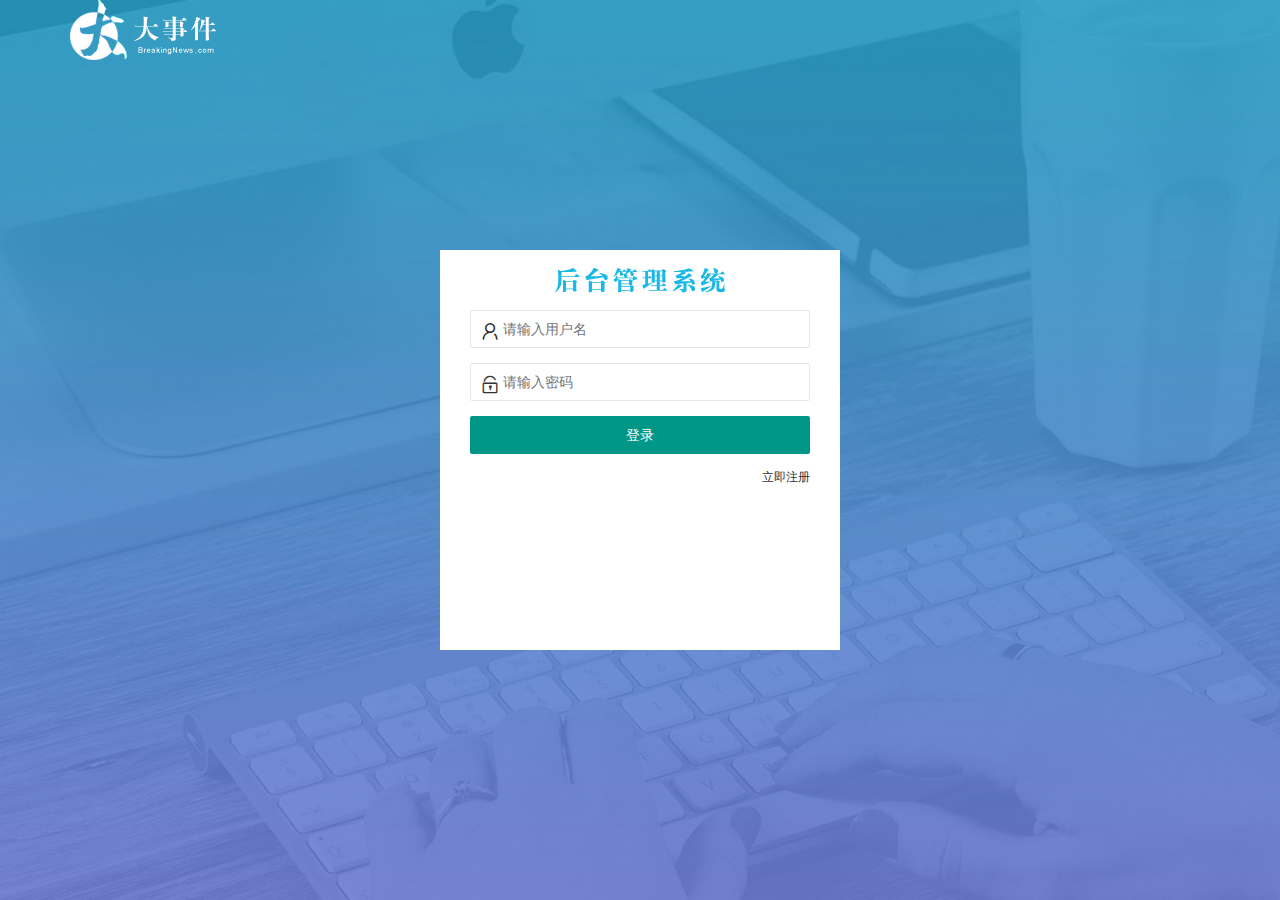
<file: login.html>
<!DOCTYPE html>
<html lang="en">

<head>
    <meta charset="UTF-8">
    <meta name="viewport" content="width=device-width, initial-scale=1.0">
    <meta http-equiv="X-UA-Compatible" content="ie=edge">
    <!-- 导入layui的css文件 -->
    <link rel="stylesheet" href="./assets/lib/layui/css/layui.css">
    <!-- 导入自己的css文件 -->
    <link rel="stylesheet" href="./assets/css/login.css">
    <title>Document</title>
</head>

<body>
    <div class="layui-main">
        <img src="./assets/images/logo.png" alt="">
    </div>
    <!-- 登录注册模块 -->
    <div class="loginAndRegBox">
        <div class="title-box"></div>
        <!-- 登录 -->
        <div class="login-box">
            <form class="layui-form" id="form_login">
                <div class="layui-form-item">
                    <i class="layui-icon layui-icon-username" style="font-size: 20px; color: #333333;"></i>
                    <input type="text" name="username" required lay-verify="required" placeholder="请输入用户名" autocomplete="off"
                        class="layui-input" id="username">
                </div>
                <div class="layui-form-item">
                    <i class="layui-icon layui-icon-password" style="font-size: 20px; color: #333333;"></i>
                    <input type="password" name="pwd" required lay-verify="required|pwd" placeholder="请输入密码"
                        autocomplete="off" class="layui-input" id="pwd">
                </div>
                <div class="layui-form-item">
                    <!-- 注意：表单提交按钮和普通按钮的区别，就是 lay-submit 属性 -->
                    <button type="submit" class="layui-btn layui-btn-fluid" lay-submit>登录</button>
                </div>
                <div class="layui-form-item links">
                    <a href="javascript:;" id="goreg">立即注册</a>
                </div>
            </form>

        </div>
        <!-- 注册 -->
        <div class="reg-box">
            <form class="layui-form" id="form_reg">
                <div class="layui-form-item">
                    <i class="layui-icon layui-icon-username" style="font-size: 20px; color: #333333;"></i>
                    <input type="text" name="username" required lay-verify="required" placeholder="请输入用户名" autocomplete="off"
                        class="layui-input" id="username">
                </div>
                <div class="layui-form-item">
                    <i class="layui-icon layui-icon-password" style="font-size: 20px; color: #333333;"></i>
                    <input type="password" name="pwd" required lay-verify="required|pwd" placeholder="请输入密码"
                        autocomplete="off" class="layui-input" id="pwd">
                </div>
                <div class="layui-form-item">
                    <i class="layui-icon layui-icon-password" style="font-size: 20px; color: #333333;"></i>
                    <input type="password" name="repwd" required lay-verify="required|pwd|repwd" placeholder="请确认密码"
                        autocomplete="off" class="layui-input" id="repwd">
                </div>
                <div class="layui-form-item">
                    <!-- 注意：表单提交按钮和普通按钮的区别，就是 lay-submit 属性 -->
                    <button type="submit" class="layui-btn layui-btn-fluid" lay-submit>立即注册</button>
                </div>
                <div class="layui-form-item links">
                    <a href="javascript:;" id="goLogin">去登录</a>
                </div>
            </form>

        </div>
    </div>

    <!-- 导入 Layui 的JS文件 -->
    <script src="./assets/lib/layui/layui.all.js"></script>
    <!-- 导入 JQuery -->
    <script src="./assets/lib/jquery.js"></script>
    <!-- 引入拼接的url地址文件 -->
    <script src="./assets/js/baseAPI.js"></script>
    <!-- 导入自己的 JavaScript 脚本 -->
    <script src="./assets/js/login.js"></script>

</body>

</html>
</file>
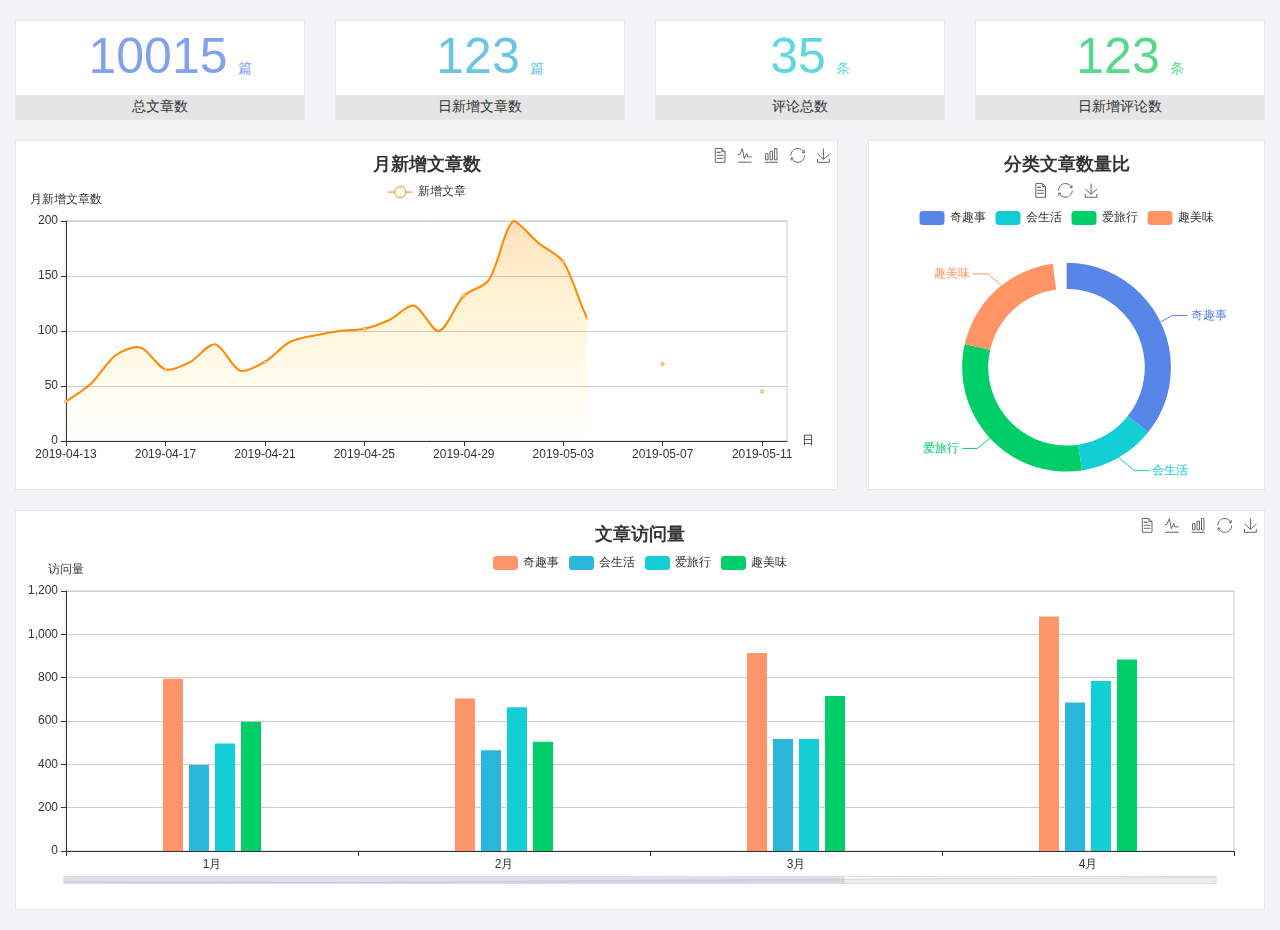
<file: home/dashboard.html>
<!DOCTYPE html>
<html lang="en">

<head>
  <meta charset="UTF-8">
  <meta name="viewport" content="width=device-width, initial-scale=1.0">
  <meta http-equiv="X-UA-Compatible" content="ie=edge">
  <title>图表统计</title>
  <link rel="stylesheet" href="../../assets/lib/bootstrap.css" />
  <link rel="stylesheet" href="../../assets/lib/main.css" />
  <script src="../../assets/lib/jquery.js"></script>
  <script type="text/javascript" src="../../assets/lib/echarts.min.js"></script>
</head>

<body>
  <div class="container-fluid">
    <div class="row spannel_list">
      <div class="col-sm-3 col-xs-6">
        <div class="spannel">
          <em>10015</em><span>篇</span>
          <b>总文章数</b>
        </div>
      </div>
      <div class="col-sm-3 col-xs-6">
        <div class="spannel scolor01">
          <em>123</em><span>篇</span>
          <b>日新增文章数</b>
        </div>
      </div>
      <div class="col-sm-3 col-xs-6">
        <div class="spannel scolor02">
          <em>35</em><span>条</span>
          <b>评论总数</b>
        </div>
      </div>
      <div class="col-sm-3 col-xs-6">
        <div class="spannel scolor03">
          <em>123</em><span>条</span>
          <b>日新增评论数</b>
        </div>
      </div>
    </div>
  </div>

  <div class="container-fluid">
    <div class="row curve-pie">
      <div class="col-lg-8 col-md-8">
        <div class="gragh_pannel" id="curve_show"></div>
      </div>
      <div class="col-lg-4 col-md-4">
        <div class="gragh_pannel" id="pie_show"></div>
      </div>
    </div>
  </div>

  <div class="container-fluid">
    <div class="column_pannel" id="column_show"></div>
  </div>

  <script>
    var oChart = echarts.init(document.getElementById('curve_show'));
    var aList_all = [
      { 'count': 36, 'date': '2019-04-13' },
      { 'count': 52, 'date': '2019-04-14' },
      { 'count': 78, 'date': '2019-04-15' },
      { 'count': 85, 'date': '2019-04-16' },
      { 'count': 65, 'date': '2019-04-17' },
      { 'count': 72, 'date': '2019-04-18' },
      { 'count': 88, 'date': '2019-04-19' },
      { 'count': 64, 'date': '2019-04-20' },
      { 'count': 72, 'date': '2019-04-21' },
      { 'count': 90, 'date': '2019-04-22' },
      { 'count': 96, 'date': '2019-04-23' },
      { 'count': 100, 'date': '2019-04-24' },
      { 'count': 102, 'date': '2019-04-25' },
      { 'count': 110, 'date': '2019-04-26' },
      { 'count': 123, 'date': '2019-04-27' },
      { 'count': 100, 'date': '2019-04-28' },
      { 'count': 132, 'date': '2019-04-29' },
      { 'count': 146, 'date': '2019-04-30' },
      { 'count': 200, 'date': '2019-05-01' },
      { 'count': 180, 'date': '2019-05-02' },
      { 'count': 163, 'date': '2019-05-03' },
      { 'count': 110, 'date': '2019-05-04' },
      { 'count': 80, 'date': '2019-05-05' },
      { 'count': 82, 'date': '2019-05-06' },
      { 'count': 70, 'date': '2019-05-07' },
      { 'count': 65, 'date': '2019-05-08' },
      { 'count': 54, 'date': '2019-05-09' },
      { 'count': 40, 'date': '2019-05-10' },
      { 'count': 45, 'date': '2019-05-11' },
      { 'count': 38, 'date': '2019-05-12' },
    ];

    let aCount = [];
    let aDate = [];

    for (var i = 0; i < aList_all.length; i++) {
      aCount.push(aList_all[i].count);
      aDate.push(aList_all[i].date);
    }

    var chartopt = {
      title: {
        text: '月新增文章数',
        left: 'center',
        top: '10'
      },
      tooltip: {
        trigger: 'axis'
      },
      legend: {
        data: ['新增文章'],
        top: '40'
      },
      toolbox: {
        show: true,
        feature: {
          mark: { show: true },
          dataView: { show: true, readOnly: false },
          magicType: { show: true, type: ['line', 'bar'] },
          restore: { show: true },
          saveAsImage: { show: true }
        }
      },
      calculable: true,
      xAxis: [
        {
          name: '日',
          type: 'category',
          boundaryGap: false,
          data: aDate
        }
      ],
      yAxis: [
        {
          name: '月新增文章数',
          type: 'value'
        }
      ],
      series: [
        {
          name: '新增文章',
          type: 'line',
          smooth: true,
          itemStyle: { normal: { areaStyle: { type: 'default' }, color: '#f80' }, lineStyle: { color: '#f80' } },
          data: aCount
        }],
      areaStyle: {
        normal: {
          color: new echarts.graphic.LinearGradient(0, 0, 0, 1, [{
            offset: 0,
            color: 'rgba(255,136,0,0.39)'
          }, {
            offset: .34,
            color: 'rgba(255,180,0,0.25)'
          }, {
            offset: 1,
            color: 'rgba(255,222,0,0.00)'
          }])

        }
      },
      grid: {
        show: true,
        x: 50,
        x2: 50,
        y: 80,
        height: 220
      }
    };

    oChart.setOption(chartopt);


    var oPie = echarts.init(document.getElementById('pie_show'));
    var oPieopt =
    {
      title: {
        top: 10,
        text: '分类文章数量比',
        x: 'center'
      },
      tooltip: {
        trigger: 'item',
        formatter: "{a} <br/>{b} : {c} ({d}%)"
      },
      color: ['#5885e8', '#13cfd5', '#00ce68', '#ff9565'],
      legend: {
        x: 'center',
        top: 65,
        data: ['奇趣事', '会生活', '爱旅行', '趣美味']
      },
      toolbox: {
        show: true,
        x: 'center',
        top: 35,
        feature: {
          mark: { show: true },
          dataView: { show: true, readOnly: false },
          magicType: {
            show: true,
            type: ['pie', 'funnel'],
            option: {
              funnel: {
                x: '25%',
                width: '50%',
                funnelAlign: 'left',
                max: 1548
              }
            }
          },
          restore: { show: true },
          saveAsImage: { show: true }
        }
      },
      calculable: true,
      series: [
        {
          name: '访问来源',
          type: 'pie',
          radius: ['45%', '60%'],
          center: ['50%', '65%'],
          data: [
            { value: 300, name: '奇趣事' },
            { value: 100, name: '会生活' },
            { value: 260, name: '爱旅行' },
            { value: 180, name: '趣美味' }
          ]
        }
      ]
    };
    oPie.setOption(oPieopt);



    var oColumn = this.echarts.init(document.getElementById('column_show'));
    var oColumnopt =
    {
      title: {
        text: '文章访问量',
        left: 'center',
        top: '10'
      },
      tooltip: {
        trigger: 'axis'
      },
      legend: {
        data: ['奇趣事', '会生活', '爱旅行', '趣美味'],
        top: '40'
      },
      toolbox: {
        show: true,
        feature: {
          mark: { show: true },
          dataView: { show: true, readOnly: false },
          magicType: { show: true, type: ['line', 'bar'] },
          restore: { show: true },
          saveAsImage: { show: true }
        }
      },
      calculable: true,
      xAxis: [
        {
          type: 'category',
          data: ['1月', '2月', '3月', '4月', '5月']
        }
      ],
      yAxis: [
        {
          name: '访问量',
          type: 'value'
        }
      ],
      series: [
        {
          name: '奇趣事',
          type: 'bar',
          barWidth: 20,
          itemStyle: {
            normal: { areaStyle: { type: 'default' }, color: '#fd956a' }
          },
          data: [800, 708, 920, 1090, 1200]
        },
        {
          name: '会生活',
          type: 'bar',
          barWidth: 20,
          itemStyle: {
            normal: { areaStyle: { type: 'default' }, color: '#2bb6db' }
          },
          data: [400, 468, 520, 690, 800]
        },
        {
          name: '爱旅行',
          type: 'bar',
          barWidth: 20,
          itemStyle: {
            normal: { areaStyle: { type: 'default' }, color: '#13cfd5' }
          },
          data: [500, 668, 520, 790, 900]
        },
        {
          name: '趣美味',
          type: 'bar',
          barWidth: 20,
          itemStyle: {
            normal: { areaStyle: { type: 'default' }, color: '#00ce68' }
          },
          data: [600, 508, 720, 890, 1000]
        }
      ],
      grid: {
        show: true,
        x: 50,
        x2: 30,
        y: 80,
        height: 260
      },
      dataZoom: [//给x轴设置滚动条
        {
          start: 0,//默认为0
          end: 100 - 1000 / 31,//默认为100
          type: 'slider',
          show: true,
          xAxisIndex: [0],
          handleSize: 0,//滑动条的 左右2个滑动条的大小
          height: 8,//组件高度
          left: 45, //左边的距离
          right: 50,//右边的距离
          bottom: 26,//右边的距离
          handleColor: '#ddd',//h滑动图标的颜色
          handleStyle: {
            borderColor: "#cacaca",
            borderWidth: "1",
            shadowBlur: 2,
            background: "#ddd",
            shadowColor: "#ddd",
          }
        }]
    };
    oColumn.setOption(oColumnopt);
  </script>
</body>

</html>
</file>
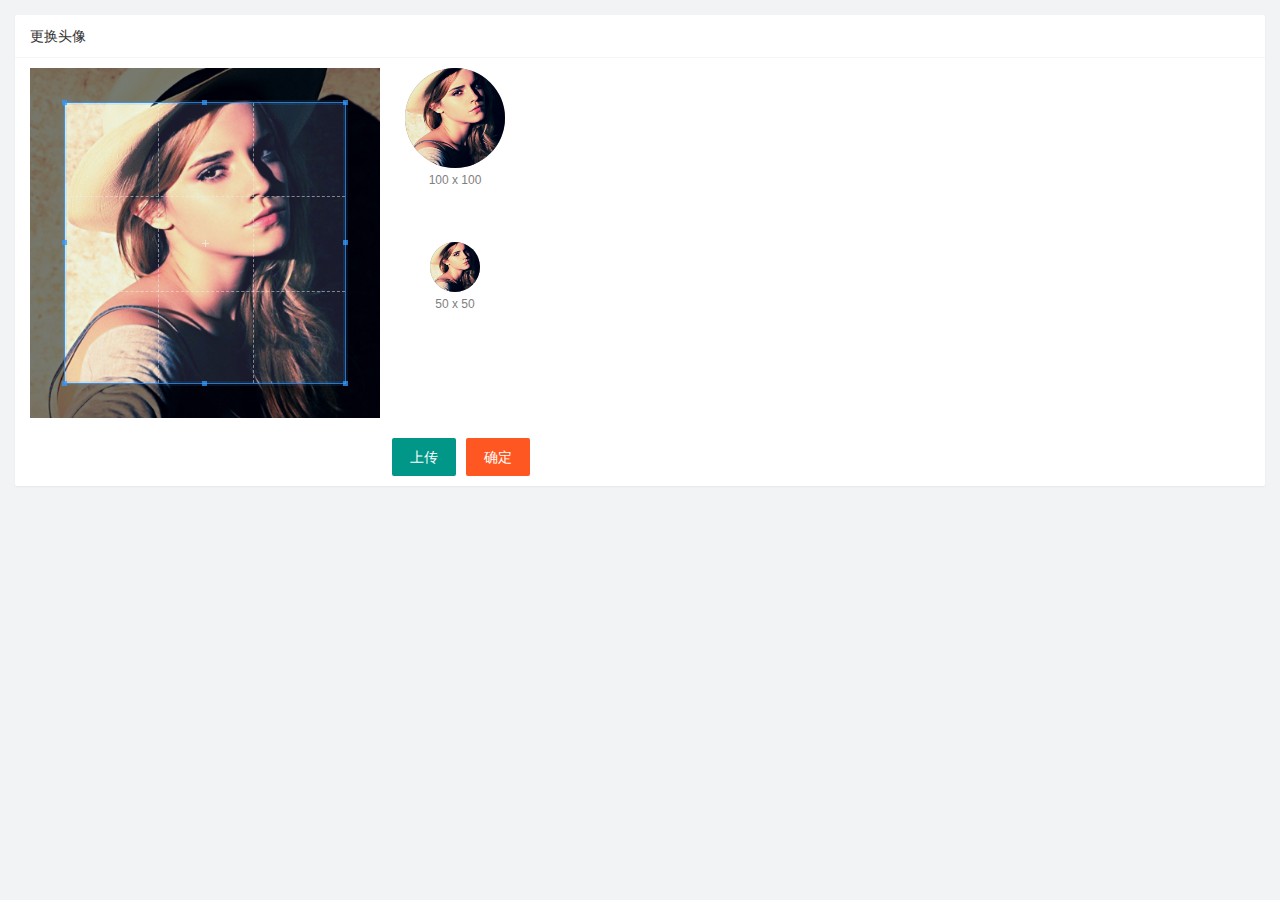
<file: user/user_avatar.html>
<!DOCTYPE html>
<html lang="en">

<head>
    <meta charset="UTF-8">
    <meta name="viewport" content="width=device-width, initial-scale=1.0">
    <meta http-equiv="X-UA-Compatible" content="ie=edge">
    <link rel="stylesheet" href="/assets/lib/layui/css/layui.css">
    <link rel="stylesheet" href="/assets/css/user_avatar.css">
    <link rel="stylesheet" href="/assets/lib/cropper/cropper.css">

    <title>Document</title>
</head>

<body>
    <div class="layui-card">
        <div class="layui-card-header">更换头像</div>
        <div class="layui-card-body">
            <!-- 第一行的图片裁剪和预览区域 -->
            <div class="row1">
                <!-- 图片裁剪区域 -->
                <div class="cropper-box">
                    <!-- 这个 img 标签很重要，将来会把它初始化为裁剪区域 -->
                    <img id="image" src="/assets/images/sample.jpg" /> </div> <!-- 图片的预览区域 -->
                <div class="preview-box">
                    <div>
                        <!-- 宽高为 100px 的预览区域 -->
                        <div class="img-preview w100"></div>
                        <p class="size">100 x 100</p>
                    </div>
                    <div>
                        <!-- 宽高为 50px 的预览区域 -->
                        <div class="img-preview w50"></div>
                        <p class="size">50 x 50</p>
                    </div>
                </div>
            </div> <!-- 第二行的按钮区域 -->
            <div class="row2">
                <!-- accept可以设定用户选择什么类型的图片 -->
                <input type="file" id="file" accept="images/png,image/jpeg">
                <button type="button" class="layui-btn" id="btnuploadImg">上传</button>
                <button type="button" class="layui-btn layui-btn-danger" id="btnupload">确定</button>
            </div>
        </div>
    </div>
    <script src="/assets/lib/jquery.js"></script>
    <script src="/assets/lib/layui/layui.all.js"></script>
    <script src="/assets/lib/cropper/Cropper.js"></script>
    <script src="/assets/lib/cropper/jquery-cropper.js"></script>
    <script src="/assets/js/baseAPI.js"></script>
    <script src="/assets/js/user_avatar.js"></script>
</body>

</html>
</file>
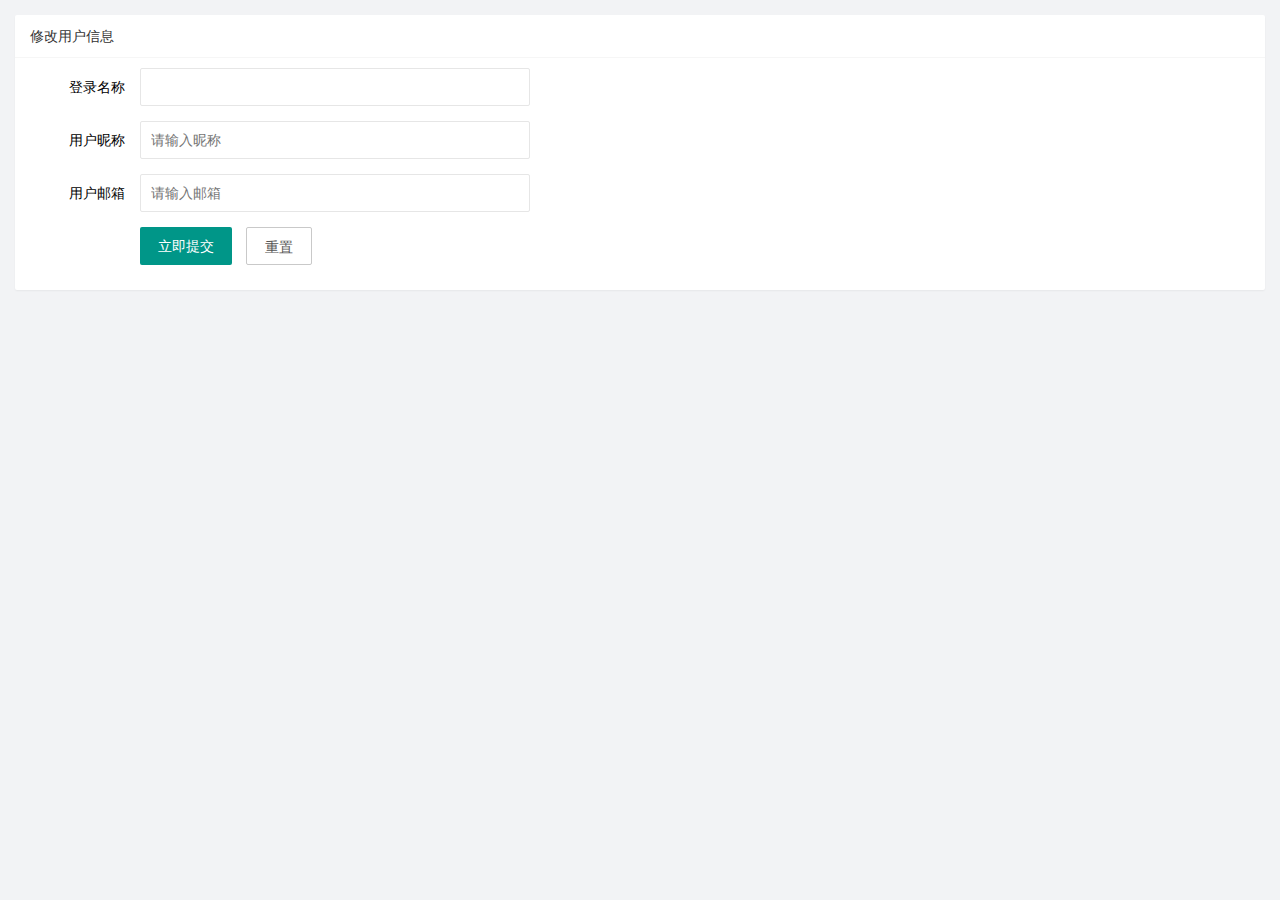
<file: user/user_info.html>
<!DOCTYPE html>
<html lang="en">

<head>
    <meta charset="UTF-8">
    <meta name="viewport" content="width=device-width, initial-scale=1.0">
    <meta http-equiv="X-UA-Compatible" content="ie=edge">
    <link rel="stylesheet" href="/assets/lib/layui/css/layui.css">
    <link rel="stylesheet" href="/assets/css/user_info.css">
    <title>Document</title>
</head>

<body>
    <div class="layui-card">
        <div class="layui-card-header">修改用户信息</div>
        <div class="layui-card-body">
            <form class="layui-form" lay-filter="formUserInfo">
                <!-- 设置表单隐藏域，存放用户的id -->
                <input type="hidden" name="id" value="" />
                <div class="layui-form-item">
                    <label class="layui-form-label">登录名称</label>
                    <div class="layui-input-block">
                        <input type="text" name="username" required lay-verify="required" autocomplete="off" class="layui-input"
                            readonly>
                    </div>
                </div>
                <div class="layui-form-item">
                    <label class="layui-form-label">用户昵称</label>
                    <div class="layui-input-block">
                        <input type="text" name="nickname" required lay-verify="required|nickname" placeholder="请输入昵称"
                            autocomplete="off" class="layui-input">
                    </div>
                </div>
                <div class="layui-form-item">
                    <label class="layui-form-label">用户邮箱</label>
                    <div class="layui-input-block">
                        <input type="email" name="email" required lay-verify="required|email" placeholder="请输入邮箱"
                            autocomplete="off" class="layui-input">
                    </div>
                </div>
                <div class="layui-form-item">
                    <div class="layui-input-block">
                        <button class="layui-btn" lay-submit lay-filter="formDemo">立即提交</button>
                        <button type="reset" class="layui-btn layui-btn-primary" id="btnreset">重置</button>
                    </div>
                </div>
            </form>
        </div>
    </div>
    <script src="/assets/lib/jquery.js"></script>
    <script src="/assets/lib/layui/layui.all.js"></script>
    <script src="/assets/js/baseAPI.js"></script>
    <script src="/assets/js/user_info.js"></script>
</body>

</html>
</file>
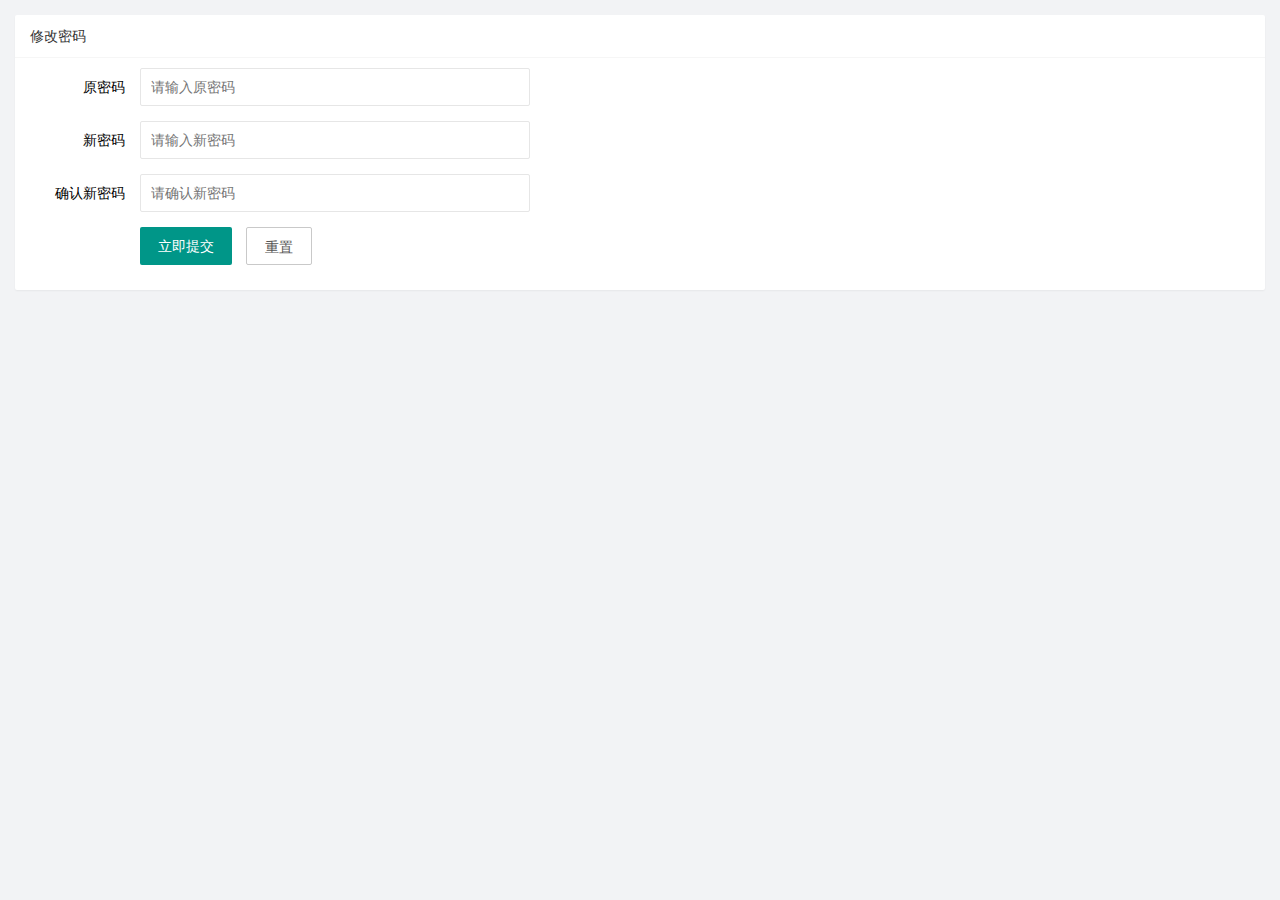
<file: user/user_pwd.html>
<!DOCTYPE html>
<html lang="en">

<head>
    <meta charset="UTF-8">
    <meta name="viewport" content="width=device-width, initial-scale=1.0">
    <meta http-equiv="X-UA-Compatible" content="ie=edge">
    <link rel="stylesheet" href="/assets/lib/layui/css/layui.css">
    <link rel="stylesheet" href="/assets/css/user_pwd.css">
    <title>Document</title>
</head>

<body>
    <div class="layui-card">
        <div class="layui-card-header">修改密码</div>
        <div class="layui-card-body">
            <form class="layui-form">
                <div class="layui-form-item">
                    <label class="layui-form-label">原密码</label>
                    <div class="layui-input-block">
                        <input type="password" name="oldPwd" required lay-verify="required|pwd" placeholder="请输入原密码"
                            autocomplete="off" class="layui-input" id="pwd">
                    </div>
                </div>
                <div class="layui-form-item">
                    <label class="layui-form-label">新密码</label>
                    <div class="layui-input-block">
                        <input type="password" name="newPwd" required lay-verify="required|pwd|newpwd" placeholder="请输入新密码"
                            autocomplete="off" class="layui-input" id="newpwd">
                    </div>
                </div>
                <div class="layui-form-item">
                    <label class="layui-form-label">确认新密码</label>
                    <div class="layui-input-block">
                        <input type="password" name="rePwd" required lay-verify="required|pwd|renewpwd" placeholder="请确认新密码"
                            autocomplete="off" class="layui-input" id="renewpwd">
                    </div>
                </div>
                <div class="layui-form-item">
                    <div class="layui-input-block">
                        <button class="layui-btn" lay-submit lay-filter="formDemo">立即提交</button>
                        <button type="reset" class="layui-btn layui-btn-primary">重置</button>
                    </div>
                </div>
            </form>
        </div>
        <script src="/assets/lib/jquery.js"></script>
        <script src="/assets/lib/layui/layui.all.js"></script>
        <script src="/assets/js/baseAPI.js"></script>
        <script src="/assets/js/user_pwd.js"></script>
</body>

</html>
</file>
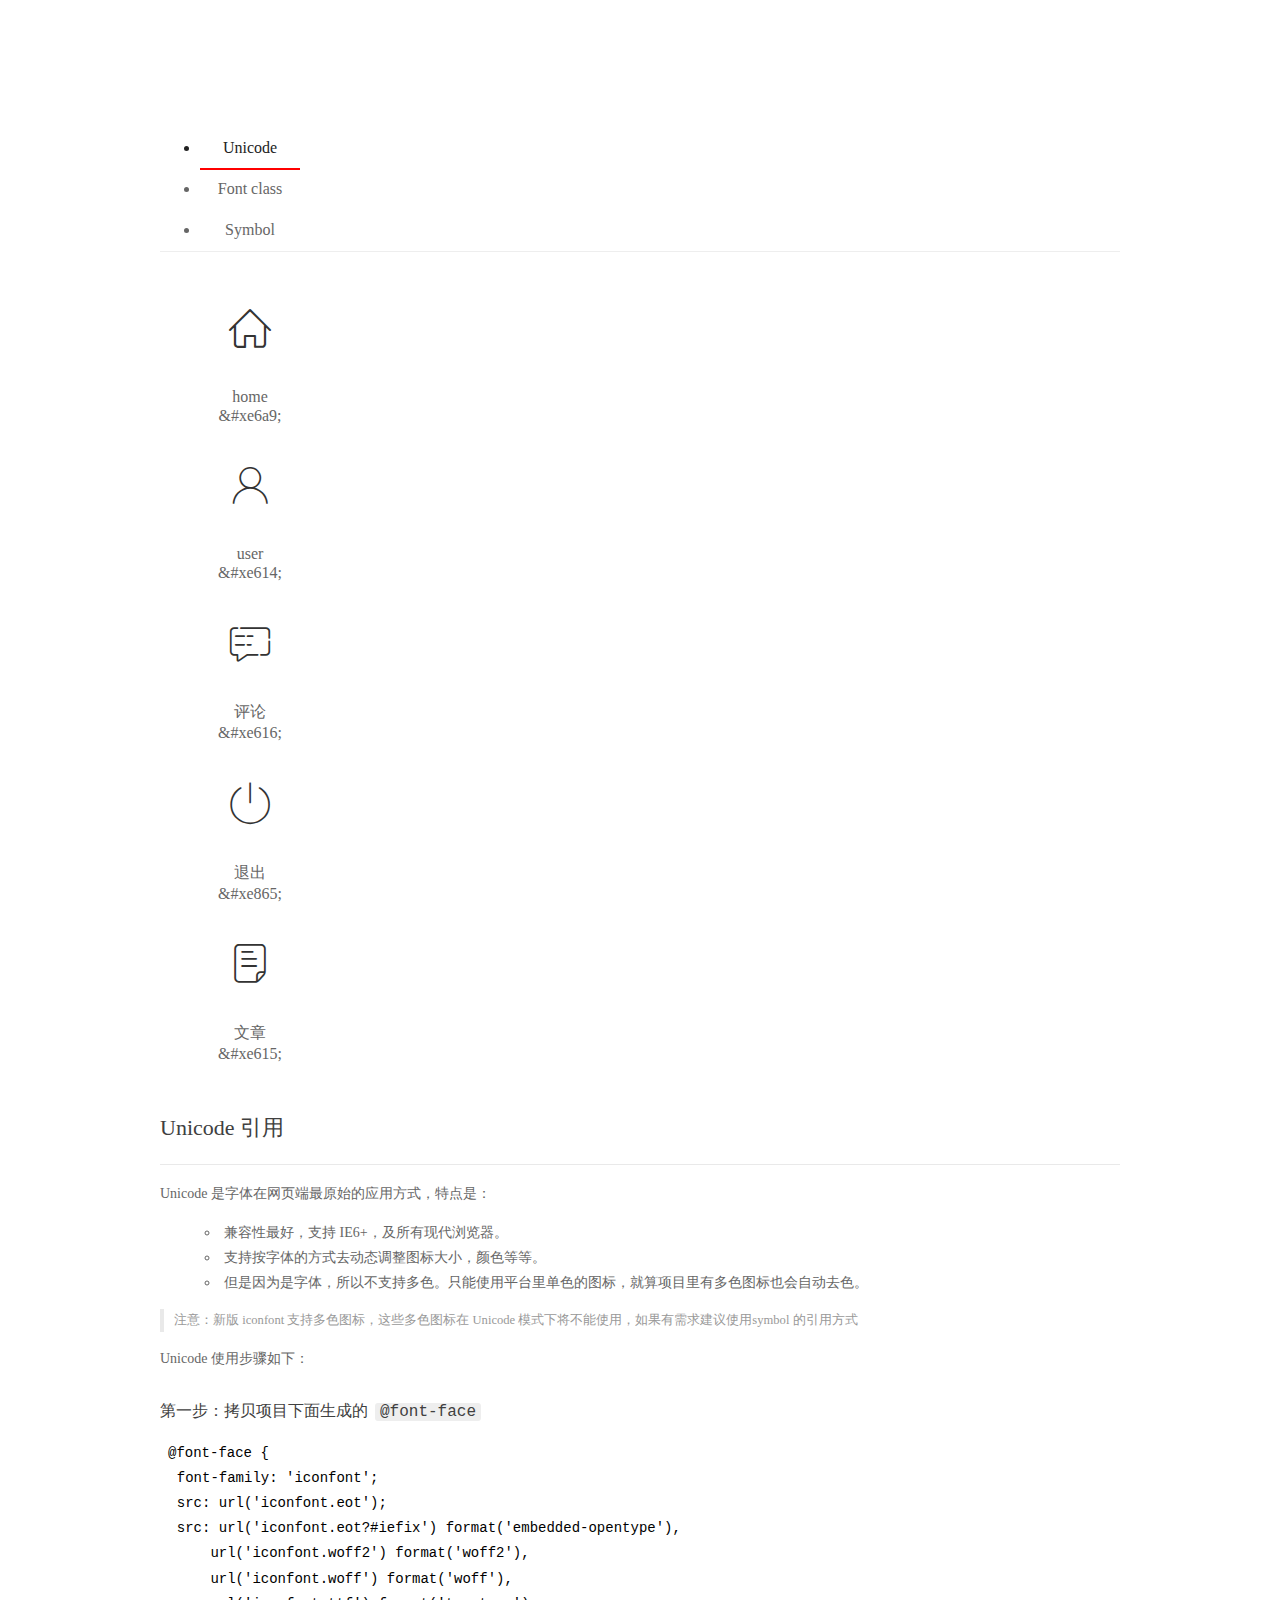
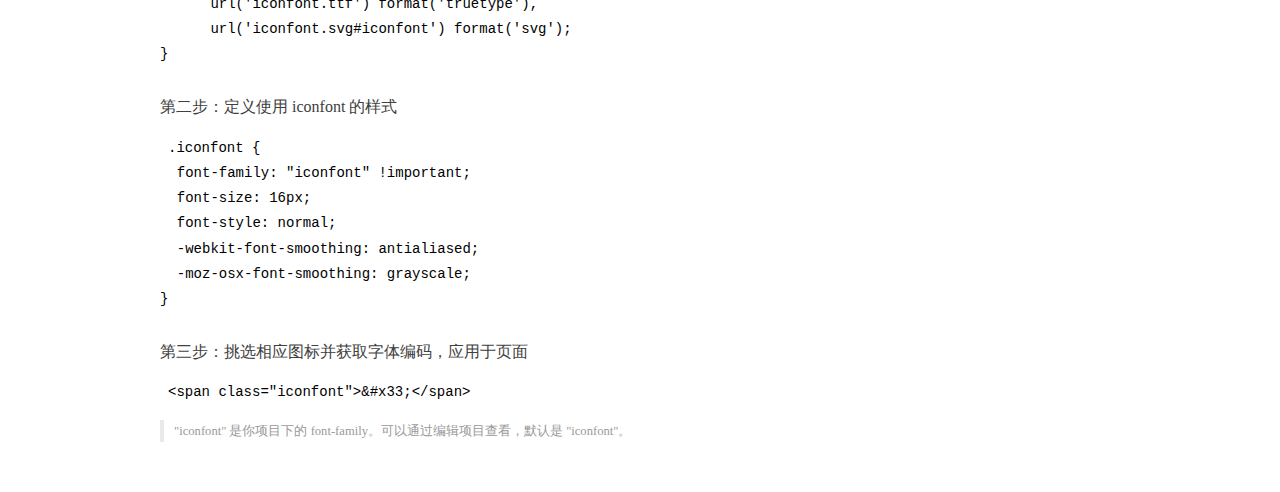
<file: assets/fonts/demo_index.html>
<!DOCTYPE html>
<html>
<head>
  <meta charset="utf-8"/>
  <title>IconFont Demo</title>
  <link rel="shortcut icon" href="https://gtms04.alicdn.com/tps/i4/TB1_oz6GVXXXXaFXpXXJDFnIXXX-64-64.ico" type="image/x-icon"/>
  <link rel="stylesheet" href="https://g.alicdn.com/thx/cube/1.3.2/cube.min.css">
  <link rel="stylesheet" href="demo.css">
  <link rel="stylesheet" href="iconfont.css">
  <script src="iconfont.js"></script>
  <!-- jQuery -->
  <script src="https://a1.alicdn.com/oss/uploads/2018/12/26/7bfddb60-08e8-11e9-9b04-53e73bb6408b.js"></script>
  <!-- 代码高亮 -->
  <script src="https://a1.alicdn.com/oss/uploads/2018/12/26/a3f714d0-08e6-11e9-8a15-ebf944d7534c.js"></script>
</head>
<body>
  <div class="main">
    <h1 class="logo"><a href="https://www.iconfont.cn/" title="iconfont 首页" target="_blank">&#xe86b;</a></h1>
    <div class="nav-tabs">
      <ul id="tabs" class="dib-box">
        <li class="dib active"><span>Unicode</span></li>
        <li class="dib"><span>Font class</span></li>
        <li class="dib"><span>Symbol</span></li>
      </ul>
      
    </div>
    <div class="tab-container">
      <div class="content unicode" style="display: block;">
          <ul class="icon_lists dib-box">
          
            <li class="dib">
              <span class="icon iconfont">&#xe6a9;</span>
                <div class="name">home</div>
                <div class="code-name">&amp;#xe6a9;</div>
              </li>
          
            <li class="dib">
              <span class="icon iconfont">&#xe614;</span>
                <div class="name">user</div>
                <div class="code-name">&amp;#xe614;</div>
              </li>
          
            <li class="dib">
              <span class="icon iconfont">&#xe616;</span>
                <div class="name">评论</div>
                <div class="code-name">&amp;#xe616;</div>
              </li>
          
            <li class="dib">
              <span class="icon iconfont">&#xe865;</span>
                <div class="name">退出</div>
                <div class="code-name">&amp;#xe865;</div>
              </li>
          
            <li class="dib">
              <span class="icon iconfont">&#xe615;</span>
                <div class="name">文章</div>
                <div class="code-name">&amp;#xe615;</div>
              </li>
          
          </ul>
          <div class="article markdown">
          <h2 id="unicode-">Unicode 引用</h2>
          <hr>

          <p>Unicode 是字体在网页端最原始的应用方式，特点是：</p>
          <ul>
            <li>兼容性最好，支持 IE6+，及所有现代浏览器。</li>
            <li>支持按字体的方式去动态调整图标大小，颜色等等。</li>
            <li>但是因为是字体，所以不支持多色。只能使用平台里单色的图标，就算项目里有多色图标也会自动去色。</li>
          </ul>
          <blockquote>
            <p>注意：新版 iconfont 支持多色图标，这些多色图标在 Unicode 模式下将不能使用，如果有需求建议使用symbol 的引用方式</p>
          </blockquote>
          <p>Unicode 使用步骤如下：</p>
          <h3 id="-font-face">第一步：拷贝项目下面生成的 <code>@font-face</code></h3>
<pre><code class="language-css"
>@font-face {
  font-family: 'iconfont';
  src: url('iconfont.eot');
  src: url('iconfont.eot?#iefix') format('embedded-opentype'),
      url('iconfont.woff2') format('woff2'),
      url('iconfont.woff') format('woff'),
      url('iconfont.ttf') format('truetype'),
      url('iconfont.svg#iconfont') format('svg');
}
</code></pre>
          <h3 id="-iconfont-">第二步：定义使用 iconfont 的样式</h3>
<pre><code class="language-css"
>.iconfont {
  font-family: "iconfont" !important;
  font-size: 16px;
  font-style: normal;
  -webkit-font-smoothing: antialiased;
  -moz-osx-font-smoothing: grayscale;
}
</code></pre>
          <h3 id="-">第三步：挑选相应图标并获取字体编码，应用于页面</h3>
<pre>
<code class="language-html"
>&lt;span class="iconfont"&gt;&amp;#x33;&lt;/span&gt;
</code></pre>
          <blockquote>
            <p>"iconfont" 是你项目下的 font-family。可以通过编辑项目查看，默认是 "iconfont"。</p>
          </blockquote>
          </div>
      </div>
      <div class="content font-class">
        <ul class="icon_lists dib-box">
          
          <li class="dib">
            <span class="icon iconfont icon-home"></span>
            <div class="name">
              home
            </div>
            <div class="code-name">.icon-home
            </div>
          </li>
          
          <li class="dib">
            <span class="icon iconfont icon-user"></span>
            <div class="name">
              user
            </div>
            <div class="code-name">.icon-user
            </div>
          </li>
          
          <li class="dib">
            <span class="icon iconfont icon-pinglun"></span>
            <div class="name">
              评论
            </div>
            <div class="code-name">.icon-pinglun
            </div>
          </li>
          
          <li class="dib">
            <span class="icon iconfont icon-tuichu"></span>
            <div class="name">
              退出
            </div>
            <div class="code-name">.icon-tuichu
            </div>
          </li>
          
          <li class="dib">
            <span class="icon iconfont icon-16"></span>
            <div class="name">
              文章
            </div>
            <div class="code-name">.icon-16
            </div>
          </li>
          
        </ul>
        <div class="article markdown">
        <h2 id="font-class-">font-class 引用</h2>
        <hr>

        <p>font-class 是 Unicode 使用方式的一种变种，主要是解决 Unicode 书写不直观，语意不明确的问题。</p>
        <p>与 Unicode 使用方式相比，具有如下特点：</p>
        <ul>
          <li>兼容性良好，支持 IE8+，及所有现代浏览器。</li>
          <li>相比于 Unicode 语意明确，书写更直观。可以很容易分辨这个 icon 是什么。</li>
          <li>因为使用 class 来定义图标，所以当要替换图标时，只需要修改 class 里面的 Unicode 引用。</li>
          <li>不过因为本质上还是使用的字体，所以多色图标还是不支持的。</li>
        </ul>
        <p>使用步骤如下：</p>
        <h3 id="-fontclass-">第一步：引入项目下面生成的 fontclass 代码：</h3>
<pre><code class="language-html">&lt;link rel="stylesheet" href="./iconfont.css"&gt;
</code></pre>
        <h3 id="-">第二步：挑选相应图标并获取类名，应用于页面：</h3>
<pre><code class="language-html">&lt;span class="iconfont icon-xxx"&gt;&lt;/span&gt;
</code></pre>
        <blockquote>
          <p>"
            iconfont" 是你项目下的 font-family。可以通过编辑项目查看，默认是 "iconfont"。</p>
        </blockquote>
      </div>
      </div>
      <div class="content symbol">
          <ul class="icon_lists dib-box">
          
            <li class="dib">
                <svg class="icon svg-icon" aria-hidden="true">
                  <use xlink:href="#icon-home"></use>
                </svg>
                <div class="name">home</div>
                <div class="code-name">#icon-home</div>
            </li>
          
            <li class="dib">
                <svg class="icon svg-icon" aria-hidden="true">
                  <use xlink:href="#icon-user"></use>
                </svg>
                <div class="name">user</div>
                <div class="code-name">#icon-user</div>
            </li>
          
            <li class="dib">
                <svg class="icon svg-icon" aria-hidden="true">
                  <use xlink:href="#icon-pinglun"></use>
                </svg>
                <div class="name">评论</div>
                <div class="code-name">#icon-pinglun</div>
            </li>
          
            <li class="dib">
                <svg class="icon svg-icon" aria-hidden="true">
                  <use xlink:href="#icon-tuichu"></use>
                </svg>
                <div class="name">退出</div>
                <div class="code-name">#icon-tuichu</div>
            </li>
          
            <li class="dib">
                <svg class="icon svg-icon" aria-hidden="true">
                  <use xlink:href="#icon-16"></use>
                </svg>
                <div class="name">文章</div>
                <div class="code-name">#icon-16</div>
            </li>
          
          </ul>
          <div class="article markdown">
          <h2 id="symbol-">Symbol 引用</h2>
          <hr>

          <p>这是一种全新的使用方式，应该说这才是未来的主流，也是平台目前推荐的用法。相关介绍可以参考这篇<a href="">文章</a>
            这种用法其实是做了一个 SVG 的集合，与另外两种相比具有如下特点：</p>
          <ul>
            <li>支持多色图标了，不再受单色限制。</li>
            <li>通过一些技巧，支持像字体那样，通过 <code>font-size</code>, <code>color</code> 来调整样式。</li>
            <li>兼容性较差，支持 IE9+，及现代浏览器。</li>
            <li>浏览器渲染 SVG 的性能一般，还不如 png。</li>
          </ul>
          <p>使用步骤如下：</p>
          <h3 id="-symbol-">第一步：引入项目下面生成的 symbol 代码：</h3>
<pre><code class="language-html">&lt;script src="./iconfont.js"&gt;&lt;/script&gt;
</code></pre>
          <h3 id="-css-">第二步：加入通用 CSS 代码（引入一次就行）：</h3>
<pre><code class="language-html">&lt;style&gt;
.icon {
  width: 1em;
  height: 1em;
  vertical-align: -0.15em;
  fill: currentColor;
  overflow: hidden;
}
&lt;/style&gt;
</code></pre>
          <h3 id="-">第三步：挑选相应图标并获取类名，应用于页面：</h3>
<pre><code class="language-html">&lt;svg class="icon" aria-hidden="true"&gt;
  &lt;use xlink:href="#icon-xxx"&gt;&lt;/use&gt;
&lt;/svg&gt;
</code></pre>
          </div>
      </div>

    </div>
  </div>
  <script>
  $(document).ready(function () {
      $('.tab-container .content:first').show()

      $('#tabs li').click(function (e) {
        var tabContent = $('.tab-container .content')
        var index = $(this).index()

        if ($(this).hasClass('active')) {
          return
        } else {
          $('#tabs li').removeClass('active')
          $(this).addClass('active')

          tabContent.hide().eq(index).fadeIn()
        }
      })
    })
  </script>
</body>
</html>
</file>
<file: assets/lib/layui/css/layui.css>
/** layui-v2.5.5 MIT License By https://www.layui.com */
 .layui-inline,img{display:inline-block;vertical-align:middle}h1,h2,h3,h4,h5,h6{font-weight:400}.layui-edge,.layui-header,.layui-inline,.layui-main{position:relative}.layui-body,.layui-edge,.layui-elip{overflow:hidden}.layui-btn,.layui-edge,.layui-inline,img{vertical-align:middle}.layui-btn,.layui-disabled,.layui-icon,.layui-unselect{-moz-user-select:none;-webkit-user-select:none;-ms-user-select:none}.layui-elip,.layui-form-checkbox span,.layui-form-pane .layui-form-label{text-overflow:ellipsis;white-space:nowrap}.layui-breadcrumb,.layui-tree-btnGroup{visibility:hidden}blockquote,body,button,dd,div,dl,dt,form,h1,h2,h3,h4,h5,h6,input,li,ol,p,pre,td,textarea,th,ul{margin:0;padding:0;-webkit-tap-highlight-color:rgba(0,0,0,0)}a:active,a:hover{outline:0}img{border:none}li{list-style:none}table{border-collapse:collapse;border-spacing:0}h4,h5,h6{font-size:100%}button,input,optgroup,option,select,textarea{font-family:inherit;font-size:inherit;font-style:inherit;font-weight:inherit;outline:0}pre{white-space:pre-wrap;white-space:-moz-pre-wrap;white-space:-pre-wrap;white-space:-o-pre-wrap;word-wrap:break-word}body{line-height:24px;font:14px Helvetica Neue,Helvetica,PingFang SC,Tahoma,Arial,sans-serif}hr{height:1px;margin:10px 0;border:0;clear:both}a{color:#333;text-decoration:none}a:hover{color:#777}a cite{font-style:normal;*cursor:pointer}.layui-border-box,.layui-border-box *{box-sizing:border-box}.layui-box,.layui-box *{box-sizing:content-box}.layui-clear{clear:both;*zoom:1}.layui-clear:after{content:'\20';clear:both;*zoom:1;display:block;height:0}.layui-inline{*display:inline;*zoom:1}.layui-edge{display:inline-block;width:0;height:0;border-width:6px;border-style:dashed;border-color:transparent}.layui-edge-top{top:-4px;border-bottom-color:#999;border-bottom-style:solid}.layui-edge-right{border-left-color:#999;border-left-style:solid}.layui-edge-bottom{top:2px;border-top-color:#999;border-top-style:solid}.layui-edge-left{border-right-color:#999;border-right-style:solid}.layui-disabled,.layui-disabled:hover{color:#d2d2d2!important;cursor:not-allowed!important}.layui-circle{border-radius:100%}.layui-show{display:block!important}.layui-hide{display:none!important}@font-face{font-family:layui-icon;src:url(../font/iconfont.eot?v=250);src:url(../font/iconfont.eot?v=250#iefix) format('embedded-opentype'),url(../font/iconfont.woff2?v=250) format('woff2'),url(../font/iconfont.woff?v=250) format('woff'),url(../font/iconfont.ttf?v=250) format('truetype'),url(../font/iconfont.svg?v=250#layui-icon) format('svg')}.layui-icon{font-family:layui-icon!important;font-size:16px;font-style:normal;-webkit-font-smoothing:antialiased;-moz-osx-font-smoothing:grayscale}.layui-icon-reply-fill:before{content:"\e611"}.layui-icon-set-fill:before{content:"\e614"}.layui-icon-menu-fill:before{content:"\e60f"}.layui-icon-search:before{content:"\e615"}.layui-icon-share:before{content:"\e641"}.layui-icon-set-sm:before{content:"\e620"}.layui-icon-engine:before{content:"\e628"}.layui-icon-close:before{content:"\1006"}.layui-icon-close-fill:before{content:"\1007"}.layui-icon-chart-screen:before{content:"\e629"}.layui-icon-star:before{content:"\e600"}.layui-icon-circle-dot:before{content:"\e617"}.layui-icon-chat:before{content:"\e606"}.layui-icon-release:before{content:"\e609"}.layui-icon-list:before{content:"\e60a"}.layui-icon-chart:before{content:"\e62c"}.layui-icon-ok-circle:before{content:"\1005"}.layui-icon-layim-theme:before{content:"\e61b"}.layui-icon-table:before{content:"\e62d"}.layui-icon-right:before{content:"\e602"}.layui-icon-left:before{content:"\e603"}.layui-icon-cart-simple:before{content:"\e698"}.layui-icon-face-cry:before{content:"\e69c"}.layui-icon-face-smile:before{content:"\e6af"}.layui-icon-survey:before{content:"\e6b2"}.layui-icon-tree:before{content:"\e62e"}.layui-icon-upload-circle:before{content:"\e62f"}.layui-icon-add-circle:before{content:"\e61f"}.layui-icon-download-circle:before{content:"\e601"}.layui-icon-templeate-1:before{content:"\e630"}.layui-icon-util:before{content:"\e631"}.layui-icon-face-surprised:before{content:"\e664"}.layui-icon-edit:before{content:"\e642"}.layui-icon-speaker:before{content:"\e645"}.layui-icon-down:before{content:"\e61a"}.layui-icon-file:before{content:"\e621"}.layui-icon-layouts:before{content:"\e632"}.layui-icon-rate-half:before{content:"\e6c9"}.layui-icon-add-circle-fine:before{content:"\e608"}.layui-icon-prev-circle:before{content:"\e633"}.layui-icon-read:before{content:"\e705"}.layui-icon-404:before{content:"\e61c"}.layui-icon-carousel:before{content:"\e634"}.layui-icon-help:before{content:"\e607"}.layui-icon-code-circle:before{content:"\e635"}.layui-icon-water:before{content:"\e636"}.layui-icon-username:before{content:"\e66f"}.layui-icon-find-fill:before{content:"\e670"}.layui-icon-about:before{content:"\e60b"}.layui-icon-location:before{content:"\e715"}.layui-icon-up:before{content:"\e619"}.layui-icon-pause:before{content:"\e651"}.layui-icon-date:before{content:"\e637"}.layui-icon-layim-uploadfile:before{content:"\e61d"}.layui-icon-delete:before{content:"\e640"}.layui-icon-play:before{content:"\e652"}.layui-icon-top:before{content:"\e604"}.layui-icon-friends:before{content:"\e612"}.layui-icon-refresh-3:before{content:"\e9aa"}.layui-icon-ok:before{content:"\e605"}.layui-icon-layer:before{content:"\e638"}.layui-icon-face-smile-fine:before{content:"\e60c"}.layui-icon-dollar:before{content:"\e659"}.layui-icon-group:before{content:"\e613"}.layui-icon-layim-download:before{content:"\e61e"}.layui-icon-picture-fine:before{content:"\e60d"}.layui-icon-link:before{content:"\e64c"}.layui-icon-diamond:before{content:"\e735"}.layui-icon-log:before{content:"\e60e"}.layui-icon-rate-solid:before{content:"\e67a"}.layui-icon-fonts-del:before{content:"\e64f"}.layui-icon-unlink:before{content:"\e64d"}.layui-icon-fonts-clear:before{content:"\e639"}.layui-icon-triangle-r:before{content:"\e623"}.layui-icon-circle:before{content:"\e63f"}.layui-icon-radio:before{content:"\e643"}.layui-icon-align-center:before{content:"\e647"}.layui-icon-align-right:before{content:"\e648"}.layui-icon-align-left:before{content:"\e649"}.layui-icon-loading-1:before{content:"\e63e"}.layui-icon-return:before{content:"\e65c"}.layui-icon-fonts-strong:before{content:"\e62b"}.layui-icon-upload:before{content:"\e67c"}.layui-icon-dialogue:before{content:"\e63a"}.layui-icon-video:before{content:"\e6ed"}.layui-icon-headset:before{content:"\e6fc"}.layui-icon-cellphone-fine:before{content:"\e63b"}.layui-icon-add-1:before{content:"\e654"}.layui-icon-face-smile-b:before{content:"\e650"}.layui-icon-fonts-html:before{content:"\e64b"}.layui-icon-form:before{content:"\e63c"}.layui-icon-cart:before{content:"\e657"}.layui-icon-camera-fill:before{content:"\e65d"}.layui-icon-tabs:before{content:"\e62a"}.layui-icon-fonts-code:before{content:"\e64e"}.layui-icon-fire:before{content:"\e756"}.layui-icon-set:before{content:"\e716"}.layui-icon-fonts-u:before{content:"\e646"}.layui-icon-triangle-d:before{content:"\e625"}.layui-icon-tips:before{content:"\e702"}.layui-icon-picture:before{content:"\e64a"}.layui-icon-more-vertical:before{content:"\e671"}.layui-icon-flag:before{content:"\e66c"}.layui-icon-loading:before{content:"\e63d"}.layui-icon-fonts-i:before{content:"\e644"}.layui-icon-refresh-1:before{content:"\e666"}.layui-icon-rmb:before{content:"\e65e"}.layui-icon-home:before{content:"\e68e"}.layui-icon-user:before{content:"\e770"}.layui-icon-notice:before{content:"\e667"}.layui-icon-login-weibo:before{content:"\e675"}.layui-icon-voice:before{content:"\e688"}.layui-icon-upload-drag:before{content:"\e681"}.layui-icon-login-qq:before{content:"\e676"}.layui-icon-snowflake:before{content:"\e6b1"}.layui-icon-file-b:before{content:"\e655"}.layui-icon-template:before{content:"\e663"}.layui-icon-auz:before{content:"\e672"}.layui-icon-console:before{content:"\e665"}.layui-icon-app:before{content:"\e653"}.layui-icon-prev:before{content:"\e65a"}.layui-icon-website:before{content:"\e7ae"}.layui-icon-next:before{content:"\e65b"}.layui-icon-component:before{content:"\e857"}.layui-icon-more:before{content:"\e65f"}.layui-icon-login-wechat:before{content:"\e677"}.layui-icon-shrink-right:before{content:"\e668"}.layui-icon-spread-left:before{content:"\e66b"}.layui-icon-camera:before{content:"\e660"}.layui-icon-note:before{content:"\e66e"}.layui-icon-refresh:before{content:"\e669"}.layui-icon-female:before{content:"\e661"}.layui-icon-male:before{content:"\e662"}.layui-icon-password:before{content:"\e673"}.layui-icon-senior:before{content:"\e674"}.layui-icon-theme:before{content:"\e66a"}.layui-icon-tread:before{content:"\e6c5"}.layui-icon-praise:before{content:"\e6c6"}.layui-icon-star-fill:before{content:"\e658"}.layui-icon-rate:before{content:"\e67b"}.layui-icon-template-1:before{content:"\e656"}.layui-icon-vercode:before{content:"\e679"}.layui-icon-cellphone:before{content:"\e678"}.layui-icon-screen-full:before{content:"\e622"}.layui-icon-screen-restore:before{content:"\e758"}.layui-icon-cols:before{content:"\e610"}.layui-icon-export:before{content:"\e67d"}.layui-icon-print:before{content:"\e66d"}.layui-icon-slider:before{content:"\e714"}.layui-icon-addition:before{content:"\e624"}.layui-icon-subtraction:before{content:"\e67e"}.layui-icon-service:before{content:"\e626"}.layui-icon-transfer:before{content:"\e691"}.layui-main{width:1140px;margin:0 auto}.layui-header{z-index:1000;height:60px}.layui-header a:hover{transition:all .5s;-webkit-transition:all .5s}.layui-side{position:fixed;left:0;top:0;bottom:0;z-index:999;width:200px;overflow-x:hidden}.layui-side-scroll{position:relative;width:220px;height:100%;overflow-x:hidden}.layui-body{position:absolute;left:200px;right:0;top:0;bottom:0;z-index:998;width:auto;overflow-y:auto;box-sizing:border-box}.layui-layout-body{overflow:hidden}.layui-layout-admin .layui-header{background-color:#23262E}.layui-layout-admin .layui-side{top:60px;width:200px;overflow-x:hidden}.layui-layout-admin .layui-body{position:fixed;top:60px;bottom:44px}.layui-layout-admin .layui-main{width:auto;margin:0 15px}.layui-layout-admin .layui-footer{position:fixed;left:200px;right:0;bottom:0;height:44px;line-height:44px;padding:0 15px;background-color:#eee}.layui-layout-admin .layui-logo{position:absolute;left:0;top:0;width:200px;height:100%;line-height:60px;text-align:center;color:#009688;font-size:16px}.layui-layout-admin .layui-header .layui-nav{background:0 0}.layui-layout-left{position:absolute!important;left:200px;top:0}.layui-layout-right{position:absolute!important;right:0;top:0}.layui-container{position:relative;margin:0 auto;padding:0 15px;box-sizing:border-box}.layui-fluid{position:relative;margin:0 auto;padding:0 15px}.layui-row:after,.layui-row:before{content:'';display:block;clear:both}.layui-col-lg1,.layui-col-lg10,.layui-col-lg11,.layui-col-lg12,.layui-col-lg2,.layui-col-lg3,.layui-col-lg4,.layui-col-lg5,.layui-col-lg6,.layui-col-lg7,.layui-col-lg8,.layui-col-lg9,.layui-col-md1,.layui-col-md10,.layui-col-md11,.layui-col-md12,.layui-col-md2,.layui-col-md3,.layui-col-md4,.layui-col-md5,.layui-col-md6,.layui-col-md7,.layui-col-md8,.layui-col-md9,.layui-col-sm1,.layui-col-sm10,.layui-col-sm11,.layui-col-sm12,.layui-col-sm2,.layui-col-sm3,.layui-col-sm4,.layui-col-sm5,.layui-col-sm6,.layui-col-sm7,.layui-col-sm8,.layui-col-sm9,.layui-col-xs1,.layui-col-xs10,.layui-col-xs11,.layui-col-xs12,.layui-col-xs2,.layui-col-xs3,.layui-col-xs4,.layui-col-xs5,.layui-col-xs6,.layui-col-xs7,.layui-col-xs8,.layui-col-xs9{position:relative;display:block;box-sizing:border-box}.layui-col-xs1,.layui-col-xs10,.layui-col-xs11,.layui-col-xs12,.layui-col-xs2,.layui-col-xs3,.layui-col-xs4,.layui-col-xs5,.layui-col-xs6,.layui-col-xs7,.layui-col-xs8,.layui-col-xs9{float:left}.layui-col-xs1{width:8.33333333%}.layui-col-xs2{width:16.66666667%}.layui-col-xs3{width:25%}.layui-col-xs4{width:33.33333333%}.layui-col-xs5{width:41.66666667%}.layui-col-xs6{width:50%}.layui-col-xs7{width:58.33333333%}.layui-col-xs8{width:66.66666667%}.layui-col-xs9{width:75%}.layui-col-xs10{width:83.33333333%}.layui-col-xs11{width:91.66666667%}.layui-col-xs12{width:100%}.layui-col-xs-offset1{margin-left:8.33333333%}.layui-col-xs-offset2{margin-left:16.66666667%}.layui-col-xs-offset3{margin-left:25%}.layui-col-xs-offset4{margin-left:33.33333333%}.layui-col-xs-offset5{margin-left:41.66666667%}.layui-col-xs-offset6{margin-left:50%}.layui-col-xs-offset7{margin-left:58.33333333%}.layui-col-xs-offset8{margin-left:66.66666667%}.layui-col-xs-offset9{margin-left:75%}.layui-col-xs-offset10{margin-left:83.33333333%}.layui-col-xs-offset11{margin-left:91.66666667%}.layui-col-xs-offset12{margin-left:100%}@media screen and (max-width:768px){.layui-hide-xs{display:none!important}.layui-show-xs-block{display:block!important}.layui-show-xs-inline{display:inline!important}.layui-show-xs-inline-block{display:inline-block!important}}@media screen and (min-width:768px){.layui-container{width:750px}.layui-hide-sm{display:none!important}.layui-show-sm-block{display:block!important}.layui-show-sm-inline{display:inline!important}.layui-show-sm-inline-block{display:inline-block!important}.layui-col-sm1,.layui-col-sm10,.layui-col-sm11,.layui-col-sm12,.layui-col-sm2,.layui-col-sm3,.layui-col-sm4,.layui-col-sm5,.layui-col-sm6,.layui-col-sm7,.layui-col-sm8,.layui-col-sm9{float:left}.layui-col-sm1{width:8.33333333%}.layui-col-sm2{width:16.66666667%}.layui-col-sm3{width:25%}.layui-col-sm4{width:33.33333333%}.layui-col-sm5{width:41.66666667%}.layui-col-sm6{width:50%}.layui-col-sm7{width:58.33333333%}.layui-col-sm8{width:66.66666667%}.layui-col-sm9{width:75%}.layui-col-sm10{width:83.33333333%}.layui-col-sm11{width:91.66666667%}.layui-col-sm12{width:100%}.layui-col-sm-offset1{margin-left:8.33333333%}.layui-col-sm-offset2{margin-left:16.66666667%}.layui-col-sm-offset3{margin-left:25%}.layui-col-sm-offset4{margin-left:33.33333333%}.layui-col-sm-offset5{margin-left:41.66666667%}.layui-col-sm-offset6{margin-left:50%}.layui-col-sm-offset7{margin-left:58.33333333%}.layui-col-sm-offset8{margin-left:66.66666667%}.layui-col-sm-offset9{margin-left:75%}.layui-col-sm-offset10{margin-left:83.33333333%}.layui-col-sm-offset11{margin-left:91.66666667%}.layui-col-sm-offset12{margin-left:100%}}@media screen and (min-width:992px){.layui-container{width:970px}.layui-hide-md{display:none!important}.layui-show-md-block{display:block!important}.layui-show-md-inline{display:inline!important}.layui-show-md-inline-block{display:inline-block!important}.layui-col-md1,.layui-col-md10,.layui-col-md11,.layui-col-md12,.layui-col-md2,.layui-col-md3,.layui-col-md4,.layui-col-md5,.layui-col-md6,.layui-col-md7,.layui-col-md8,.layui-col-md9{float:left}.layui-col-md1{width:8.33333333%}.layui-col-md2{width:16.66666667%}.layui-col-md3{width:25%}.layui-col-md4{width:33.33333333%}.layui-col-md5{width:41.66666667%}.layui-col-md6{width:50%}.layui-col-md7{width:58.33333333%}.layui-col-md8{width:66.66666667%}.layui-col-md9{width:75%}.layui-col-md10{width:83.33333333%}.layui-col-md11{width:91.66666667%}.layui-col-md12{width:100%}.layui-col-md-offset1{margin-left:8.33333333%}.layui-col-md-offset2{margin-left:16.66666667%}.layui-col-md-offset3{margin-left:25%}.layui-col-md-offset4{margin-left:33.33333333%}.layui-col-md-offset5{margin-left:41.66666667%}.layui-col-md-offset6{margin-left:50%}.layui-col-md-offset7{margin-left:58.33333333%}.layui-col-md-offset8{margin-left:66.66666667%}.layui-col-md-offset9{margin-left:75%}.layui-col-md-offset10{margin-left:83.33333333%}.layui-col-md-offset11{margin-left:91.66666667%}.layui-col-md-offset12{margin-left:100%}}@media screen and (min-width:1200px){.layui-container{width:1170px}.layui-hide-lg{display:none!important}.layui-show-lg-block{display:block!important}.layui-show-lg-inline{display:inline!important}.layui-show-lg-inline-block{display:inline-block!important}.layui-col-lg1,.layui-col-lg10,.layui-col-lg11,.layui-col-lg12,.layui-col-lg2,.layui-col-lg3,.layui-col-lg4,.layui-col-lg5,.layui-col-lg6,.layui-col-lg7,.layui-col-lg8,.layui-col-lg9{float:left}.layui-col-lg1{width:8.33333333%}.layui-col-lg2{width:16.66666667%}.layui-col-lg3{width:25%}.layui-col-lg4{width:33.33333333%}.layui-col-lg5{width:41.66666667%}.layui-col-lg6{width:50%}.layui-col-lg7{width:58.33333333%}.layui-col-lg8{width:66.66666667%}.layui-col-lg9{width:75%}.layui-col-lg10{width:83.33333333%}.layui-col-lg11{width:91.66666667%}.layui-col-lg12{width:100%}.layui-col-lg-offset1{margin-left:8.33333333%}.layui-col-lg-offset2{margin-left:16.66666667%}.layui-col-lg-offset3{margin-left:25%}.layui-col-lg-offset4{margin-left:33.33333333%}.layui-col-lg-offset5{margin-left:41.66666667%}.layui-col-lg-offset6{margin-left:50%}.layui-col-lg-offset7{margin-left:58.33333333%}.layui-col-lg-offset8{margin-left:66.66666667%}.layui-col-lg-offset9{margin-left:75%}.layui-col-lg-offset10{margin-left:83.33333333%}.layui-col-lg-offset11{margin-left:91.66666667%}.layui-col-lg-offset12{margin-left:100%}}.layui-col-space1{margin:-.5px}.layui-col-space1>*{padding:.5px}.layui-col-space3{margin:-1.5px}.layui-col-space3>*{padding:1.5px}.layui-col-space5{margin:-2.5px}.layui-col-space5>*{padding:2.5px}.layui-col-space8{margin:-3.5px}.layui-col-space8>*{padding:3.5px}.layui-col-space10{margin:-5px}.layui-col-space10>*{padding:5px}.layui-col-space12{margin:-6px}.layui-col-space12>*{padding:6px}.layui-col-space15{margin:-7.5px}.layui-col-space15>*{padding:7.5px}.layui-col-space18{margin:-9px}.layui-col-space18>*{padding:9px}.layui-col-space20{margin:-10px}.layui-col-space20>*{padding:10px}.layui-col-space22{margin:-11px}.layui-col-space22>*{padding:11px}.layui-col-space25{margin:-12.5px}.layui-col-space25>*{padding:12.5px}.layui-col-space30{margin:-15px}.layui-col-space30>*{padding:15px}.layui-btn,.layui-input,.layui-select,.layui-textarea,.layui-upload-button{outline:0;-webkit-appearance:none;transition:all .3s;-webkit-transition:all .3s;box-sizing:border-box}.layui-elem-quote{margin-bottom:10px;padding:15px;line-height:22px;border-left:5px solid #009688;border-radius:0 2px 2px 0;background-color:#f2f2f2}.layui-quote-nm{border-style:solid;border-width:1px 1px 1px 5px;background:0 0}.layui-elem-field{margin-bottom:10px;padding:0;border-width:1px;border-style:solid}.layui-elem-field legend{margin-left:20px;padding:0 10px;font-size:20px;font-weight:300}.layui-field-title{margin:10px 0 20px;border-width:1px 0 0}.layui-field-box{padding:10px 15px}.layui-field-title .layui-field-box{padding:10px 0}.layui-progress{position:relative;height:6px;border-radius:20px;background-color:#e2e2e2}.layui-progress-bar{position:absolute;left:0;top:0;width:0;max-width:100%;height:6px;border-radius:20px;text-align:right;background-color:#5FB878;transition:all .3s;-webkit-transition:all .3s}.layui-progress-big,.layui-progress-big .layui-progress-bar{height:18px;line-height:18px}.layui-progress-text{position:relative;top:-20px;line-height:18px;font-size:12px;color:#666}.layui-progress-big .layui-progress-text{position:static;padding:0 10px;color:#fff}.layui-collapse{border-width:1px;border-style:solid;border-radius:2px}.layui-colla-content,.layui-colla-item{border-top-width:1px;border-top-style:solid}.layui-colla-item:first-child{border-top:none}.layui-colla-title{position:relative;height:42px;line-height:42px;padding:0 15px 0 35px;color:#333;background-color:#f2f2f2;cursor:pointer;font-size:14px;overflow:hidden}.layui-colla-content{display:none;padding:10px 15px;line-height:22px;color:#666}.layui-colla-icon{position:absolute;left:15px;top:0;font-size:14px}.layui-card{margin-bottom:15px;border-radius:2px;background-color:#fff;box-shadow:0 1px 2px 0 rgba(0,0,0,.05)}.layui-card:last-child{margin-bottom:0}.layui-card-header{position:relative;height:42px;line-height:42px;padding:0 15px;border-bottom:1px solid #f6f6f6;color:#333;border-radius:2px 2px 0 0;font-size:14px}.layui-bg-black,.layui-bg-blue,.layui-bg-cyan,.layui-bg-green,.layui-bg-orange,.layui-bg-red{color:#fff!important}.layui-card-body{position:relative;padding:10px 15px;line-height:24px}.layui-card-body[pad15]{padding:15px}.layui-card-body[pad20]{padding:20px}.layui-card-body .layui-table{margin:5px 0}.layui-card .layui-tab{margin:0}.layui-panel-window{position:relative;padding:15px;border-radius:0;border-top:5px solid #E6E6E6;background-color:#fff}.layui-auxiliar-moving{position:fixed;left:0;right:0;top:0;bottom:0;width:100%;height:100%;background:0 0;z-index:9999999999}.layui-form-label,.layui-form-mid,.layui-form-select,.layui-input-block,.layui-input-inline,.layui-textarea{position:relative}.layui-bg-red{background-color:#FF5722!important}.layui-bg-orange{background-color:#FFB800!important}.layui-bg-green{background-color:#009688!important}.layui-bg-cyan{background-color:#2F4056!important}.layui-bg-blue{background-color:#1E9FFF!important}.layui-bg-black{background-color:#393D49!important}.layui-bg-gray{background-color:#eee!important;color:#666!important}.layui-badge-rim,.layui-colla-content,.layui-colla-item,.layui-collapse,.layui-elem-field,.layui-form-pane .layui-form-item[pane],.layui-form-pane .layui-form-label,.layui-input,.layui-layedit,.layui-layedit-tool,.layui-quote-nm,.layui-select,.layui-tab-bar,.layui-tab-card,.layui-tab-title,.layui-tab-title .layui-this:after,.layui-textarea{border-color:#e6e6e6}.layui-timeline-item:before,hr{background-color:#e6e6e6}.layui-text{line-height:22px;font-size:14px;color:#666}.layui-text h1,.layui-text h2,.layui-text h3{font-weight:500;color:#333}.layui-text h1{font-size:30px}.layui-text h2{font-size:24px}.layui-text h3{font-size:18px}.layui-text a:not(.layui-btn){color:#01AAED}.layui-text a:not(.layui-btn):hover{text-decoration:underline}.layui-text ul{padding:5px 0 5px 15px}.layui-text ul li{margin-top:5px;list-style-type:disc}.layui-text em,.layui-word-aux{color:#999!important;padding:0 5px!important}.layui-btn{display:inline-block;height:38px;line-height:38px;padding:0 18px;background-color:#009688;color:#fff;white-space:nowrap;text-align:center;font-size:14px;border:none;border-radius:2px;cursor:pointer}.layui-btn:hover{opacity:.8;filter:alpha(opacity=80);color:#fff}.layui-btn:active{opacity:1;filter:alpha(opacity=100)}.layui-btn+.layui-btn{margin-left:10px}.layui-btn-container{font-size:0}.layui-btn-container .layui-btn{margin-right:10px;margin-bottom:10px}.layui-btn-container .layui-btn+.layui-btn{margin-left:0}.layui-table .layui-btn-container .layui-btn{margin-bottom:9px}.layui-btn-radius{border-radius:100px}.layui-btn .layui-icon{margin-right:3px;font-size:18px;vertical-align:bottom;vertical-align:middle\9}.layui-btn-primary{border:1px solid #C9C9C9;background-color:#fff;color:#555}.layui-btn-primary:hover{border-color:#009688;color:#333}.layui-btn-normal{background-color:#1E9FFF}.layui-btn-warm{background-color:#FFB800}.layui-btn-danger{background-color:#FF5722}.layui-btn-checked{background-color:#5FB878}.layui-btn-disabled,.layui-btn-disabled:active,.layui-btn-disabled:hover{border:1px solid #e6e6e6;background-color:#FBFBFB;color:#C9C9C9;cursor:not-allowed;opacity:1}.layui-btn-lg{height:44px;line-height:44px;padding:0 25px;font-size:16px}.layui-btn-sm{height:30px;line-height:30px;padding:0 10px;font-size:12px}.layui-btn-sm i{font-size:16px!important}.layui-btn-xs{height:22px;line-height:22px;padding:0 5px;font-size:12px}.layui-btn-xs i{font-size:14px!important}.layui-btn-group{display:inline-block;vertical-align:middle;font-size:0}.layui-btn-group .layui-btn{margin-left:0!important;margin-right:0!important;border-left:1px solid rgba(255,255,255,.5);border-radius:0}.layui-btn-group .layui-btn-primary{border-left:none}.layui-btn-group .layui-btn-primary:hover{border-color:#C9C9C9;color:#009688}.layui-btn-group .layui-btn:first-child{border-left:none;border-radius:2px 0 0 2px}.layui-btn-group .layui-btn-primary:first-child{border-left:1px solid #c9c9c9}.layui-btn-group .layui-btn:last-child{border-radius:0 2px 2px 0}.layui-btn-group .layui-btn+.layui-btn{margin-left:0}.layui-btn-group+.layui-btn-group{margin-left:10px}.layui-btn-fluid{width:100%}.layui-input,.layui-select,.layui-textarea{height:38px;line-height:1.3;line-height:38px\9;border-width:1px;border-style:solid;background-color:#fff;border-radius:2px}.layui-input::-webkit-input-placeholder,.layui-select::-webkit-input-placeholder,.layui-textarea::-webkit-input-placeholder{line-height:1.3}.layui-input,.layui-textarea{display:block;width:100%;padding-left:10px}.layui-input:hover,.layui-textarea:hover{border-color:#D2D2D2!important}.layui-input:focus,.layui-textarea:focus{border-color:#C9C9C9!important}.layui-textarea{min-height:100px;height:auto;line-height:20px;padding:6px 10px;resize:vertical}.layui-select{padding:0 10px}.layui-form input[type=checkbox],.layui-form input[type=radio],.layui-form select{display:none}.layui-form [lay-ignore]{display:initial}.layui-form-item{margin-bottom:15px;clear:both;*zoom:1}.layui-form-item:after{content:'\20';clear:both;*zoom:1;display:block;height:0}.layui-form-label{float:left;display:block;padding:9px 15px;width:80px;font-weight:400;line-height:20px;text-align:right}.layui-form-label-col{display:block;float:none;padding:9px 0;line-height:20px;text-align:left}.layui-form-item .layui-inline{margin-bottom:5px;margin-right:10px}.layui-input-block{margin-left:110px;min-height:36px}.layui-input-inline{display:inline-block;vertical-align:middle}.layui-form-item .layui-input-inline{float:left;width:190px;margin-right:10px}.layui-form-text .layui-input-inline{width:auto}.layui-form-mid{float:left;display:block;padding:9px 0!important;line-height:20px;margin-right:10px}.layui-form-danger+.layui-form-select .layui-input,.layui-form-danger:focus{border-color:#FF5722!important}.layui-form-select .layui-input{padding-right:30px;cursor:pointer}.layui-form-select .layui-edge{position:absolute;right:10px;top:50%;margin-top:-3px;cursor:pointer;border-width:6px;border-top-color:#c2c2c2;border-top-style:solid;transition:all .3s;-webkit-transition:all .3s}.layui-form-select dl{display:none;position:absolute;left:0;top:42px;padding:5px 0;z-index:899;min-width:100%;border:1px solid #d2d2d2;max-height:300px;overflow-y:auto;background-color:#fff;border-radius:2px;box-shadow:0 2px 4px rgba(0,0,0,.12);box-sizing:border-box}.layui-form-select dl dd,.layui-form-select dl dt{padding:0 10px;line-height:36px;white-space:nowrap;overflow:hidden;text-overflow:ellipsis}.layui-form-select dl dt{font-size:12px;color:#999}.layui-form-select dl dd{cursor:pointer}.layui-form-select dl dd:hover{background-color:#f2f2f2;-webkit-transition:.5s all;transition:.5s all}.layui-form-select .layui-select-group dd{padding-left:20px}.layui-form-select dl dd.layui-select-tips{padding-left:10px!important;color:#999}.layui-form-select dl dd.layui-this{background-color:#5FB878;color:#fff}.layui-form-checkbox,.layui-form-select dl dd.layui-disabled{background-color:#fff}.layui-form-selected dl{display:block}.layui-form-checkbox,.layui-form-checkbox *,.layui-form-switch{display:inline-block;vertical-align:middle}.layui-form-selected .layui-edge{margin-top:-9px;-webkit-transform:rotate(180deg);transform:rotate(180deg);margin-top:-3px\9}:root .layui-form-selected .layui-edge{margin-top:-9px\0/IE9}.layui-form-selectup dl{top:auto;bottom:42px}.layui-select-none{margin:5px 0;text-align:center;color:#999}.layui-select-disabled .layui-disabled{border-color:#eee!important}.layui-select-disabled .layui-edge{border-top-color:#d2d2d2}.layui-form-checkbox{position:relative;height:30px;line-height:30px;margin-right:10px;padding-right:30px;cursor:pointer;font-size:0;-webkit-transition:.1s linear;transition:.1s linear;box-sizing:border-box}.layui-form-checkbox span{padding:0 10px;height:100%;font-size:14px;border-radius:2px 0 0 2px;background-color:#d2d2d2;color:#fff;overflow:hidden}.layui-form-checkbox:hover span{background-color:#c2c2c2}.layui-form-checkbox i{position:absolute;right:0;top:0;width:30px;height:28px;border:1px solid #d2d2d2;border-left:none;border-radius:0 2px 2px 0;color:#fff;font-size:20px;text-align:center}.layui-form-checkbox:hover i{border-color:#c2c2c2;color:#c2c2c2}.layui-form-checked,.layui-form-checked:hover{border-color:#5FB878}.layui-form-checked span,.layui-form-checked:hover span{background-color:#5FB878}.layui-form-checked i,.layui-form-checked:hover i{color:#5FB878}.layui-form-item .layui-form-checkbox{margin-top:4px}.layui-form-checkbox[lay-skin=primary]{height:auto!important;line-height:normal!important;min-width:18px;min-height:18px;border:none!important;margin-right:0;padding-left:28px;padding-right:0;background:0 0}.layui-form-checkbox[lay-skin=primary] span{padding-left:0;padding-right:15px;line-height:18px;background:0 0;color:#666}.layui-form-checkbox[lay-skin=primary] i{right:auto;left:0;width:16px;height:16px;line-height:16px;border:1px solid #d2d2d2;font-size:12px;border-radius:2px;background-color:#fff;-webkit-transition:.1s linear;transition:.1s linear}.layui-form-checkbox[lay-skin=primary]:hover i{border-color:#5FB878;color:#fff}.layui-form-checked[lay-skin=primary] i{border-color:#5FB878!important;background-color:#5FB878;color:#fff}.layui-checkbox-disbaled[lay-skin=primary] span{background:0 0!important;color:#c2c2c2}.layui-checkbox-disbaled[lay-skin=primary]:hover i{border-color:#d2d2d2}.layui-form-item .layui-form-checkbox[lay-skin=primary]{margin-top:10px}.layui-form-switch{position:relative;height:22px;line-height:22px;min-width:35px;padding:0 5px;margin-top:8px;border:1px solid #d2d2d2;border-radius:20px;cursor:pointer;background-color:#fff;-webkit-transition:.1s linear;transition:.1s linear}.layui-form-switch i{position:absolute;left:5px;top:3px;width:16px;height:16px;border-radius:20px;background-color:#d2d2d2;-webkit-transition:.1s linear;transition:.1s linear}.layui-form-switch em{position:relative;top:0;width:25px;margin-left:21px;padding:0!important;text-align:center!important;color:#999!important;font-style:normal!important;font-size:12px}.layui-form-onswitch{border-color:#5FB878;background-color:#5FB878}.layui-checkbox-disbaled,.layui-checkbox-disbaled i{border-color:#e2e2e2!important}.layui-form-onswitch i{left:100%;margin-left:-21px;background-color:#fff}.layui-form-onswitch em{margin-left:5px;margin-right:21px;color:#fff!important}.layui-checkbox-disbaled span{background-color:#e2e2e2!important}.layui-checkbox-disbaled:hover i{color:#fff!important}[lay-radio]{display:none}.layui-form-radio,.layui-form-radio *{display:inline-block;vertical-align:middle}.layui-form-radio{line-height:28px;margin:6px 10px 0 0;padding-right:10px;cursor:pointer;font-size:0}.layui-form-radio *{font-size:14px}.layui-form-radio>i{margin-right:8px;font-size:22px;color:#c2c2c2}.layui-form-radio>i:hover,.layui-form-radioed>i{color:#5FB878}.layui-radio-disbaled>i{color:#e2e2e2!important}.layui-form-pane .layui-form-label{width:110px;padding:8px 15px;height:38px;line-height:20px;border-width:1px;border-style:solid;border-radius:2px 0 0 2px;text-align:center;background-color:#FBFBFB;overflow:hidden;box-sizing:border-box}.layui-form-pane .layui-input-inline{margin-left:-1px}.layui-form-pane .layui-input-block{margin-left:110px;left:-1px}.layui-form-pane .layui-input{border-radius:0 2px 2px 0}.layui-form-pane .layui-form-text .layui-form-label{float:none;width:100%;border-radius:2px;box-sizing:border-box;text-align:left}.layui-form-pane .layui-form-text .layui-input-inline{display:block;margin:0;top:-1px;clear:both}.layui-form-pane .layui-form-text .layui-input-block{margin:0;left:0;top:-1px}.layui-form-pane .layui-form-text .layui-textarea{min-height:100px;border-radius:0 0 2px 2px}.layui-form-pane .layui-form-checkbox{margin:4px 0 4px 10px}.layui-form-pane .layui-form-radio,.layui-form-pane .layui-form-switch{margin-top:6px;margin-left:10px}.layui-form-pane .layui-form-item[pane]{position:relative;border-width:1px;border-style:solid}.layui-form-pane .layui-form-item[pane] .layui-form-label{position:absolute;left:0;top:0;height:100%;border-width:0 1px 0 0}.layui-form-pane .layui-form-item[pane] .layui-input-inline{margin-left:110px}@media screen and (max-width:450px){.layui-form-item .layui-form-label{text-overflow:ellipsis;overflow:hidden;white-space:nowrap}.layui-form-item .layui-inline{display:block;margin-right:0;margin-bottom:20px;clear:both}.layui-form-item .layui-inline:after{content:'\20';clear:both;display:block;height:0}.layui-form-item .layui-input-inline{display:block;float:none;left:-3px;width:auto;margin:0 0 10px 112px}.layui-form-item .layui-input-inline+.layui-form-mid{margin-left:110px;top:-5px;padding:0}.layui-form-item .layui-form-checkbox{margin-right:5px;margin-bottom:5px}}.layui-layedit{border-width:1px;border-style:solid;border-radius:2px}.layui-layedit-tool{padding:3px 5px;border-bottom-width:1px;border-bottom-style:solid;font-size:0}.layedit-tool-fixed{position:fixed;top:0;border-top:1px solid #e2e2e2}.layui-layedit-tool .layedit-tool-mid,.layui-layedit-tool .layui-icon{display:inline-block;vertical-align:middle;text-align:center;font-size:14px}.layui-layedit-tool .layui-icon{position:relative;width:32px;height:30px;line-height:30px;margin:3px 5px;color:#777;cursor:pointer;border-radius:2px}.layui-layedit-tool .layui-icon:hover{color:#393D49}.layui-layedit-tool .layui-icon:active{color:#000}.layui-layedit-tool .layedit-tool-active{background-color:#e2e2e2;color:#000}.layui-layedit-tool .layui-disabled,.layui-layedit-tool .layui-disabled:hover{color:#d2d2d2;cursor:not-allowed}.layui-layedit-tool .layedit-tool-mid{width:1px;height:18px;margin:0 10px;background-color:#d2d2d2}.layedit-tool-html{width:50px!important;font-size:30px!important}.layedit-tool-b,.layedit-tool-code,.layedit-tool-help{font-size:16px!important}.layedit-tool-d,.layedit-tool-face,.layedit-tool-image,.layedit-tool-unlink{font-size:18px!important}.layedit-tool-image input{position:absolute;font-size:0;left:0;top:0;width:100%;height:100%;opacity:.01;filter:Alpha(opacity=1);cursor:pointer}.layui-layedit-iframe iframe{display:block;width:100%}#LAY_layedit_code{overflow:hidden}.layui-laypage{display:inline-block;*display:inline;*zoom:1;vertical-align:middle;margin:10px 0;font-size:0}.layui-laypage>a:first-child,.layui-laypage>a:first-child em{border-radius:2px 0 0 2px}.layui-laypage>a:last-child,.layui-laypage>a:last-child em{border-radius:0 2px 2px 0}.layui-laypage>:first-child{margin-left:0!important}.layui-laypage>:last-child{margin-right:0!important}.layui-laypage a,.layui-laypage button,.layui-laypage input,.layui-laypage select,.layui-laypage span{border:1px solid #e2e2e2}.layui-laypage a,.layui-laypage span{display:inline-block;*display:inline;*zoom:1;vertical-align:middle;padding:0 15px;height:28px;line-height:28px;margin:0 -1px 5px 0;background-color:#fff;color:#333;font-size:12px}.layui-flow-more a *,.layui-laypage input,.layui-table-view select[lay-ignore]{display:inline-block}.layui-laypage a:hover{color:#009688}.layui-laypage em{font-style:normal}.layui-laypage .layui-laypage-spr{color:#999;font-weight:700}.layui-laypage a{text-decoration:none}.layui-laypage .layui-laypage-curr{position:relative}.layui-laypage .layui-laypage-curr em{position:relative;color:#fff}.layui-laypage .layui-laypage-curr .layui-laypage-em{position:absolute;left:-1px;top:-1px;padding:1px;width:100%;height:100%;background-color:#009688}.layui-laypage-em{border-radius:2px}.layui-laypage-next em,.layui-laypage-prev em{font-family:Sim sun;font-size:16px}.layui-laypage .layui-laypage-count,.layui-laypage .layui-laypage-limits,.layui-laypage .layui-laypage-refresh,.layui-laypage .layui-laypage-skip{margin-left:10px;margin-right:10px;padding:0;border:none}.layui-laypage .layui-laypage-limits,.layui-laypage .layui-laypage-refresh{vertical-align:top}.layui-laypage .layui-laypage-refresh i{font-size:18px;cursor:pointer}.layui-laypage select{height:22px;padding:3px;border-radius:2px;cursor:pointer}.layui-laypage .layui-laypage-skip{height:30px;line-height:30px;color:#999}.layui-laypage button,.layui-laypage input{height:30px;line-height:30px;border-radius:2px;vertical-align:top;background-color:#fff;box-sizing:border-box}.layui-laypage input{width:40px;margin:0 10px;padding:0 3px;text-align:center}.layui-laypage input:focus,.layui-laypage select:focus{border-color:#009688!important}.layui-laypage button{margin-left:10px;padding:0 10px;cursor:pointer}.layui-table,.layui-table-view{margin:10px 0}.layui-flow-more{margin:10px 0;text-align:center;color:#999;font-size:14px}.layui-flow-more a{height:32px;line-height:32px}.layui-flow-more a *{vertical-align:top}.layui-flow-more a cite{padding:0 20px;border-radius:3px;background-color:#eee;color:#333;font-style:normal}.layui-flow-more a cite:hover{opacity:.8}.layui-flow-more a i{font-size:30px;color:#737383}.layui-table{width:100%;background-color:#fff;color:#666}.layui-table tr{transition:all .3s;-webkit-transition:all .3s}.layui-table th{text-align:left;font-weight:400}.layui-table tbody tr:hover,.layui-table thead tr,.layui-table-click,.layui-table-header,.layui-table-hover,.layui-table-mend,.layui-table-patch,.layui-table-tool,.layui-table-total,.layui-table-total tr,.layui-table[lay-even] tr:nth-child(even){background-color:#f2f2f2}.layui-table td,.layui-table th,.layui-table-col-set,.layui-table-fixed-r,.layui-table-grid-down,.layui-table-header,.layui-table-page,.layui-table-tips-main,.layui-table-tool,.layui-table-total,.layui-table-view,.layui-table[lay-skin=line],.layui-table[lay-skin=row]{border-width:1px;border-style:solid;border-color:#e6e6e6}.layui-table td,.layui-table th{position:relative;padding:9px 15px;min-height:20px;line-height:20px;font-size:14px}.layui-table[lay-skin=line] td,.layui-table[lay-skin=line] th{border-width:0 0 1px}.layui-table[lay-skin=row] td,.layui-table[lay-skin=row] th{border-width:0 1px 0 0}.layui-table[lay-skin=nob] td,.layui-table[lay-skin=nob] th{border:none}.layui-table img{max-width:100px}.layui-table[lay-size=lg] td,.layui-table[lay-size=lg] th{padding:15px 30px}.layui-table-view .layui-table[lay-size=lg] .layui-table-cell{height:40px;line-height:40px}.layui-table[lay-size=sm] td,.layui-table[lay-size=sm] th{font-size:12px;padding:5px 10px}.layui-table-view .layui-table[lay-size=sm] .layui-table-cell{height:20px;line-height:20px}.layui-table[lay-data]{display:none}.layui-table-box{position:relative;overflow:hidden}.layui-table-view .layui-table{position:relative;width:auto;margin:0}.layui-table-view .layui-table[lay-skin=line]{border-width:0 1px 0 0}.layui-table-view .layui-table[lay-skin=row]{border-width:0 0 1px}.layui-table-view .layui-table td,.layui-table-view .layui-table th{padding:5px 0;border-top:none;border-left:none}.layui-table-view .layui-table th.layui-unselect .layui-table-cell span{cursor:pointer}.layui-table-view .layui-table td{cursor:default}.layui-table-view .layui-table td[data-edit=text]{cursor:text}.layui-table-view .layui-form-checkbox[lay-skin=primary] i{width:18px;height:18px}.layui-table-view .layui-form-radio{line-height:0;padding:0}.layui-table-view .layui-form-radio>i{margin:0;font-size:20px}.layui-table-init{position:absolute;left:0;top:0;width:100%;height:100%;text-align:center;z-index:110}.layui-table-init .layui-icon{position:absolute;left:50%;top:50%;margin:-15px 0 0 -15px;font-size:30px;color:#c2c2c2}.layui-table-header{border-width:0 0 1px;overflow:hidden}.layui-table-header .layui-table{margin-bottom:-1px}.layui-table-tool .layui-inline[lay-event]{position:relative;width:26px;height:26px;padding:5px;line-height:16px;margin-right:10px;text-align:center;color:#333;border:1px solid #ccc;cursor:pointer;-webkit-transition:.5s all;transition:.5s all}.layui-table-tool .layui-inline[lay-event]:hover{border:1px solid #999}.layui-table-tool-temp{padding-right:120px}.layui-table-tool-self{position:absolute;right:17px;top:10px}.layui-table-tool .layui-table-tool-self .layui-inline[lay-event]{margin:0 0 0 10px}.layui-table-tool-panel{position:absolute;top:29px;left:-1px;padding:5px 0;min-width:150px;min-height:40px;border:1px solid #d2d2d2;text-align:left;overflow-y:auto;background-color:#fff;box-shadow:0 2px 4px rgba(0,0,0,.12)}.layui-table-cell,.layui-table-tool-panel li{overflow:hidden;text-overflow:ellipsis;white-space:nowrap}.layui-table-tool-panel li{padding:0 10px;line-height:30px;-webkit-transition:.5s all;transition:.5s all}.layui-table-tool-panel li .layui-form-checkbox[lay-skin=primary]{width:100%;padding-left:28px}.layui-table-tool-panel li:hover{background-color:#f2f2f2}.layui-table-tool-panel li .layui-form-checkbox[lay-skin=primary] i{position:absolute;left:0;top:0}.layui-table-tool-panel li .layui-form-checkbox[lay-skin=primary] span{padding:0}.layui-table-tool .layui-table-tool-self .layui-table-tool-panel{left:auto;right:-1px}.layui-table-col-set{position:absolute;right:0;top:0;width:20px;height:100%;border-width:0 0 0 1px;background-color:#fff}.layui-table-sort{width:10px;height:20px;margin-left:5px;cursor:pointer!important}.layui-table-sort .layui-edge{position:absolute;left:5px;border-width:5px}.layui-table-sort .layui-table-sort-asc{top:3px;border-top:none;border-bottom-style:solid;border-bottom-color:#b2b2b2}.layui-table-sort .layui-table-sort-asc:hover{border-bottom-color:#666}.layui-table-sort .layui-table-sort-desc{bottom:5px;border-bottom:none;border-top-style:solid;border-top-color:#b2b2b2}.layui-table-sort .layui-table-sort-desc:hover{border-top-color:#666}.layui-table-sort[lay-sort=asc] .layui-table-sort-asc{border-bottom-color:#000}.layui-table-sort[lay-sort=desc] .layui-table-sort-desc{border-top-color:#000}.layui-table-cell{height:28px;line-height:28px;padding:0 15px;position:relative;box-sizing:border-box}.layui-table-cell .layui-form-checkbox[lay-skin=primary]{top:-1px;padding:0}.layui-table-cell .layui-table-link{color:#01AAED}.laytable-cell-checkbox,.laytable-cell-numbers,.laytable-cell-radio,.laytable-cell-space{padding:0;text-align:center}.layui-table-body{position:relative;overflow:auto;margin-right:-1px;margin-bottom:-1px}.layui-table-body .layui-none{line-height:26px;padding:15px;text-align:center;color:#999}.layui-table-fixed{position:absolute;left:0;top:0;z-index:101}.layui-table-fixed .layui-table-body{overflow:hidden}.layui-table-fixed-l{box-shadow:0 -1px 8px rgba(0,0,0,.08)}.layui-table-fixed-r{left:auto;right:-1px;border-width:0 0 0 1px;box-shadow:-1px 0 8px rgba(0,0,0,.08)}.layui-table-fixed-r .layui-table-header{position:relative;overflow:visible}.layui-table-mend{position:absolute;right:-49px;top:0;height:100%;width:50px}.layui-table-tool{position:relative;z-index:890;width:100%;min-height:50px;line-height:30px;padding:10px 15px;border-width:0 0 1px}.layui-table-tool .layui-btn-container{margin-bottom:-10px}.layui-table-page,.layui-table-total{border-width:1px 0 0;margin-bottom:-1px;overflow:hidden}.layui-table-page{position:relative;width:100%;padding:7px 7px 0;height:41px;font-size:12px;white-space:nowrap}.layui-table-page>div{height:26px}.layui-table-page .layui-laypage{margin:0}.layui-table-page .layui-laypage a,.layui-table-page .layui-laypage span{height:26px;line-height:26px;margin-bottom:10px;border:none;background:0 0}.layui-table-page .layui-laypage a,.layui-table-page .layui-laypage span.layui-laypage-curr{padding:0 12px}.layui-table-page .layui-laypage span{margin-left:0;padding:0}.layui-table-page .layui-laypage .layui-laypage-prev{margin-left:-7px!important}.layui-table-page .layui-laypage .layui-laypage-curr .layui-laypage-em{left:0;top:0;padding:0}.layui-table-page .layui-laypage button,.layui-table-page .layui-laypage input{height:26px;line-height:26px}.layui-table-page .layui-laypage input{width:40px}.layui-table-page .layui-laypage button{padding:0 10px}.layui-table-page select{height:18px}.layui-table-patch .layui-table-cell{padding:0;width:30px}.layui-table-edit{position:absolute;left:0;top:0;width:100%;height:100%;padding:0 14px 1px;border-radius:0;box-shadow:1px 1px 20px rgba(0,0,0,.15)}.layui-table-edit:focus{border-color:#5FB878!important}select.layui-table-edit{padding:0 0 0 10px;border-color:#C9C9C9}.layui-table-view .layui-form-checkbox,.layui-table-view .layui-form-radio,.layui-table-view .layui-form-switch{top:0;margin:0;box-sizing:content-box}.layui-table-view .layui-form-checkbox{top:-1px;height:26px;line-height:26px}.layui-table-view .layui-form-checkbox i{height:26px}.layui-table-grid .layui-table-cell{overflow:visible}.layui-table-grid-down{position:absolute;top:0;right:0;width:26px;height:100%;padding:5px 0;border-width:0 0 0 1px;text-align:center;background-color:#fff;color:#999;cursor:pointer}.layui-table-grid-down .layui-icon{position:absolute;top:50%;left:50%;margin:-8px 0 0 -8px}.layui-table-grid-down:hover{background-color:#fbfbfb}body .layui-table-tips .layui-layer-content{background:0 0;padding:0;box-shadow:0 1px 6px rgba(0,0,0,.12)}.layui-table-tips-main{margin:-44px 0 0 -1px;max-height:150px;padding:8px 15px;font-size:14px;overflow-y:scroll;background-color:#fff;color:#666}.layui-table-tips-c{position:absolute;right:-3px;top:-13px;width:20px;height:20px;padding:3px;cursor:pointer;background-color:#666;border-radius:50%;color:#fff}.layui-table-tips-c:hover{background-color:#777}.layui-table-tips-c:before{position:relative;right:-2px}.layui-upload-file{display:none!important;opacity:.01;filter:Alpha(opacity=1)}.layui-upload-drag,.layui-upload-form,.layui-upload-wrap{display:inline-block}.layui-upload-list{margin:10px 0}.layui-upload-choose{padding:0 10px;color:#999}.layui-upload-drag{position:relative;padding:30px;border:1px dashed #e2e2e2;background-color:#fff;text-align:center;cursor:pointer;color:#999}.layui-upload-drag .layui-icon{font-size:50px;color:#009688}.layui-upload-drag[lay-over]{border-color:#009688}.layui-upload-iframe{position:absolute;width:0;height:0;border:0;visibility:hidden}.layui-upload-wrap{position:relative;vertical-align:middle}.layui-upload-wrap .layui-upload-file{display:block!important;position:absolute;left:0;top:0;z-index:10;font-size:100px;width:100%;height:100%;opacity:.01;filter:Alpha(opacity=1);cursor:pointer}.layui-transfer-active,.layui-transfer-box{display:inline-block;vertical-align:middle}.layui-transfer-box,.layui-transfer-header,.layui-transfer-search{border-width:0;border-style:solid;border-color:#e6e6e6}.layui-transfer-box{position:relative;border-width:1px;width:200px;height:360px;border-radius:2px;background-color:#fff}.layui-transfer-box .layui-form-checkbox{width:100%;margin:0!important}.layui-transfer-header{height:38px;line-height:38px;padding:0 10px;border-bottom-width:1px}.layui-transfer-search{position:relative;padding:10px;border-bottom-width:1px}.layui-transfer-search .layui-input{height:32px;padding-left:30px;font-size:12px}.layui-transfer-search .layui-icon-search{position:absolute;left:20px;top:50%;margin-top:-8px;color:#666}.layui-transfer-active{margin:0 15px}.layui-transfer-active .layui-btn{display:block;margin:0;padding:0 15px;background-color:#5FB878;border-color:#5FB878;color:#fff}.layui-transfer-active .layui-btn-disabled{background-color:#FBFBFB;border-color:#e6e6e6;color:#C9C9C9}.layui-transfer-active .layui-btn:first-child{margin-bottom:15px}.layui-transfer-active .layui-btn .layui-icon{margin:0;font-size:14px!important}.layui-transfer-data{padding:5px 0;overflow:auto}.layui-transfer-data li{height:32px;line-height:32px;padding:0 10px}.layui-transfer-data li:hover{background-color:#f2f2f2;transition:.5s all}.layui-transfer-data .layui-none{padding:15px 10px;text-align:center;color:#999}.layui-nav{position:relative;padding:0 20px;background-color:#393D49;color:#fff;border-radius:2px;font-size:0;box-sizing:border-box}.layui-nav *{font-size:14px}.layui-nav .layui-nav-item{position:relative;display:inline-block;*display:inline;*zoom:1;vertical-align:middle;line-height:60px}.layui-nav .layui-nav-item a{display:block;padding:0 20px;color:#fff;color:rgba(255,255,255,.7);transition:all .3s;-webkit-transition:all .3s}.layui-nav .layui-this:after,.layui-nav-bar,.layui-nav-tree .layui-nav-itemed:after{position:absolute;left:0;top:0;width:0;height:5px;background-color:#5FB878;transition:all .2s;-webkit-transition:all .2s}.layui-nav-bar{z-index:1000}.layui-nav .layui-nav-item a:hover,.layui-nav .layui-this a{color:#fff}.layui-nav .layui-this:after{content:'';top:auto;bottom:0;width:100%}.layui-nav-img{width:30px;height:30px;margin-right:10px;border-radius:50%}.layui-nav .layui-nav-more{content:'';width:0;height:0;border-style:solid dashed dashed;border-color:#fff transparent transparent;overflow:hidden;cursor:pointer;transition:all .2s;-webkit-transition:all .2s;position:absolute;top:50%;right:3px;margin-top:-3px;border-width:6px;border-top-color:rgba(255,255,255,.7)}.layui-nav .layui-nav-mored,.layui-nav-itemed>a .layui-nav-more{margin-top:-9px;border-style:dashed dashed solid;border-color:transparent transparent #fff}.layui-nav-child{display:none;position:absolute;left:0;top:65px;min-width:100%;line-height:36px;padding:5px 0;box-shadow:0 2px 4px rgba(0,0,0,.12);border:1px solid #d2d2d2;background-color:#fff;z-index:100;border-radius:2px;white-space:nowrap}.layui-nav .layui-nav-child a{color:#333}.layui-nav .layui-nav-child a:hover{background-color:#f2f2f2;color:#000}.layui-nav-child dd{position:relative}.layui-nav .layui-nav-child dd.layui-this a,.layui-nav-child dd.layui-this{background-color:#5FB878;color:#fff}.layui-nav-child dd.layui-this:after{display:none}.layui-nav-tree{width:200px;padding:0}.layui-nav-tree .layui-nav-item{display:block;width:100%;line-height:45px}.layui-nav-tree .layui-nav-item a{position:relative;height:45px;line-height:45px;text-overflow:ellipsis;overflow:hidden;white-space:nowrap}.layui-nav-tree .layui-nav-item a:hover{background-color:#4E5465}.layui-nav-tree .layui-nav-bar{width:5px;height:0;background-color:#009688}.layui-nav-tree .layui-nav-child dd.layui-this,.layui-nav-tree .layui-nav-child dd.layui-this a,.layui-nav-tree .layui-this,.layui-nav-tree .layui-this>a,.layui-nav-tree .layui-this>a:hover{background-color:#009688;color:#fff}.layui-nav-tree .layui-this:after{display:none}.layui-nav-itemed>a,.layui-nav-tree .layui-nav-title a,.layui-nav-tree .layui-nav-title a:hover{color:#fff!important}.layui-nav-tree .layui-nav-child{position:relative;z-index:0;top:0;border:none;box-shadow:none}.layui-nav-tree .layui-nav-child a{height:40px;line-height:40px;color:#fff;color:rgba(255,255,255,.7)}.layui-nav-tree .layui-nav-child,.layui-nav-tree .layui-nav-child a:hover{background:0 0;color:#fff}.layui-nav-tree .layui-nav-more{right:10px}.layui-nav-itemed>.layui-nav-child{display:block;padding:0;background-color:rgba(0,0,0,.3)!important}.layui-nav-itemed>.layui-nav-child>.layui-this>.layui-nav-child{display:block}.layui-nav-side{position:fixed;top:0;bottom:0;left:0;overflow-x:hidden;z-index:999}.layui-bg-blue .layui-nav-bar,.layui-bg-blue .layui-nav-itemed:after,.layui-bg-blue .layui-this:after{background-color:#93D1FF}.layui-bg-blue .layui-nav-child dd.layui-this{background-color:#1E9FFF}.layui-bg-blue .layui-nav-itemed>a,.layui-nav-tree.layui-bg-blue .layui-nav-title a,.layui-nav-tree.layui-bg-blue .layui-nav-title a:hover{background-color:#007DDB!important}.layui-breadcrumb{font-size:0}.layui-breadcrumb>*{font-size:14px}.layui-breadcrumb a{color:#999!important}.layui-breadcrumb a:hover{color:#5FB878!important}.layui-breadcrumb a cite{color:#666;font-style:normal}.layui-breadcrumb span[lay-separator]{margin:0 10px;color:#999}.layui-tab{margin:10px 0;text-align:left!important}.layui-tab[overflow]>.layui-tab-title{overflow:hidden}.layui-tab-title{position:relative;left:0;height:40px;white-space:nowrap;font-size:0;border-bottom-width:1px;border-bottom-style:solid;transition:all .2s;-webkit-transition:all .2s}.layui-tab-title li{display:inline-block;*display:inline;*zoom:1;vertical-align:middle;font-size:14px;transition:all .2s;-webkit-transition:all .2s;position:relative;line-height:40px;min-width:65px;padding:0 15px;text-align:center;cursor:pointer}.layui-tab-title li a{display:block}.layui-tab-title .layui-this{color:#000}.layui-tab-title .layui-this:after{position:absolute;left:0;top:0;content:'';width:100%;height:41px;border-width:1px;border-style:solid;border-bottom-color:#fff;border-radius:2px 2px 0 0;box-sizing:border-box;pointer-events:none}.layui-tab-bar{position:absolute;right:0;top:0;z-index:10;width:30px;height:39px;line-height:39px;border-width:1px;border-style:solid;border-radius:2px;text-align:center;background-color:#fff;cursor:pointer}.layui-tab-bar .layui-icon{position:relative;display:inline-block;top:3px;transition:all .3s;-webkit-transition:all .3s}.layui-tab-item{display:none}.layui-tab-more{padding-right:30px;height:auto!important;white-space:normal!important}.layui-tab-more li.layui-this:after{border-bottom-color:#e2e2e2;border-radius:2px}.layui-tab-more .layui-tab-bar .layui-icon{top:-2px;top:3px\9;-webkit-transform:rotate(180deg);transform:rotate(180deg)}:root .layui-tab-more .layui-tab-bar .layui-icon{top:-2px\0/IE9}.layui-tab-content{padding:10px}.layui-tab-title li .layui-tab-close{position:relative;display:inline-block;width:18px;height:18px;line-height:20px;margin-left:8px;top:1px;text-align:center;font-size:14px;color:#c2c2c2;transition:all .2s;-webkit-transition:all .2s}.layui-tab-title li .layui-tab-close:hover{border-radius:2px;background-color:#FF5722;color:#fff}.layui-tab-brief>.layui-tab-title .layui-this{color:#009688}.layui-tab-brief>.layui-tab-more li.layui-this:after,.layui-tab-brief>.layui-tab-title .layui-this:after{border:none;border-radius:0;border-bottom:2px solid #5FB878}.layui-tab-brief[overflow]>.layui-tab-title .layui-this:after{top:-1px}.layui-tab-card{border-width:1px;border-style:solid;border-radius:2px;box-shadow:0 2px 5px 0 rgba(0,0,0,.1)}.layui-tab-card>.layui-tab-title{background-color:#f2f2f2}.layui-tab-card>.layui-tab-title li{margin-right:-1px;margin-left:-1px}.layui-tab-card>.layui-tab-title .layui-this{background-color:#fff}.layui-tab-card>.layui-tab-title .layui-this:after{border-top:none;border-width:1px;border-bottom-color:#fff}.layui-tab-card>.layui-tab-title .layui-tab-bar{height:40px;line-height:40px;border-radius:0;border-top:none;border-right:none}.layui-tab-card>.layui-tab-more .layui-this{background:0 0;color:#5FB878}.layui-tab-card>.layui-tab-more .layui-this:after{border:none}.layui-timeline{padding-left:5px}.layui-timeline-item{position:relative;padding-bottom:20px}.layui-timeline-axis{position:absolute;left:-5px;top:0;z-index:10;width:20px;height:20px;line-height:20px;background-color:#fff;color:#5FB878;border-radius:50%;text-align:center;cursor:pointer}.layui-timeline-axis:hover{color:#FF5722}.layui-timeline-item:before{content:'';position:absolute;left:5px;top:0;z-index:0;width:1px;height:100%}.layui-timeline-item:last-child:before{display:none}.layui-timeline-item:first-child:before{display:block}.layui-timeline-content{padding-left:25px}.layui-timeline-title{position:relative;margin-bottom:10px}.layui-badge,.layui-badge-dot,.layui-badge-rim{position:relative;display:inline-block;padding:0 6px;font-size:12px;text-align:center;background-color:#FF5722;color:#fff;border-radius:2px}.layui-badge{height:18px;line-height:18px}.layui-badge-dot{width:8px;height:8px;padding:0;border-radius:50%}.layui-badge-rim{height:18px;line-height:18px;border-width:1px;border-style:solid;background-color:#fff;color:#666}.layui-btn .layui-badge,.layui-btn .layui-badge-dot{margin-left:5px}.layui-nav .layui-badge,.layui-nav .layui-badge-dot{position:absolute;top:50%;margin:-8px 6px 0}.layui-tab-title .layui-badge,.layui-tab-title .layui-badge-dot{left:5px;top:-2px}.layui-carousel{position:relative;left:0;top:0;background-color:#f8f8f8}.layui-carousel>[carousel-item]{position:relative;width:100%;height:100%;overflow:hidden}.layui-carousel>[carousel-item]:before{position:absolute;content:'\e63d';left:50%;top:50%;width:100px;line-height:20px;margin:-10px 0 0 -50px;text-align:center;color:#c2c2c2;font-family:layui-icon!important;font-size:30px;font-style:normal;-webkit-font-smoothing:antialiased;-moz-osx-font-smoothing:grayscale}.layui-carousel>[carousel-item]>*{display:none;position:absolute;left:0;top:0;width:100%;height:100%;background-color:#f8f8f8;transition-duration:.3s;-webkit-transition-duration:.3s}.layui-carousel-updown>*{-webkit-transition:.3s ease-in-out up;transition:.3s ease-in-out up}.layui-carousel-arrow{display:none\9;opacity:0;position:absolute;left:10px;top:50%;margin-top:-18px;width:36px;height:36px;line-height:36px;text-align:center;font-size:20px;border:0;border-radius:50%;background-color:rgba(0,0,0,.2);color:#fff;-webkit-transition-duration:.3s;transition-duration:.3s;cursor:pointer}.layui-carousel-arrow[lay-type=add]{left:auto!important;right:10px}.layui-carousel:hover .layui-carousel-arrow[lay-type=add],.layui-carousel[lay-arrow=always] .layui-carousel-arrow[lay-type=add]{right:20px}.layui-carousel[lay-arrow=always] .layui-carousel-arrow{opacity:1;left:20px}.layui-carousel[lay-arrow=none] .layui-carousel-arrow{display:none}.layui-carousel-arrow:hover,.layui-carousel-ind ul:hover{background-color:rgba(0,0,0,.35)}.layui-carousel:hover .layui-carousel-arrow{display:block\9;opacity:1;left:20px}.layui-carousel-ind{position:relative;top:-35px;width:100%;line-height:0!important;text-align:center;font-size:0}.layui-carousel[lay-indicator=outside]{margin-bottom:30px}.layui-carousel[lay-indicator=outside] .layui-carousel-ind{top:10px}.layui-carousel[lay-indicator=outside] .layui-carousel-ind ul{background-color:rgba(0,0,0,.5)}.layui-carousel[lay-indicator=none] .layui-carousel-ind{display:none}.layui-carousel-ind ul{display:inline-block;padding:5px;background-color:rgba(0,0,0,.2);border-radius:10px;-webkit-transition-duration:.3s;transition-duration:.3s}.layui-carousel-ind li{display:inline-block;width:10px;height:10px;margin:0 3px;font-size:14px;background-color:#e2e2e2;background-color:rgba(255,255,255,.5);border-radius:50%;cursor:pointer;-webkit-transition-duration:.3s;transition-duration:.3s}.layui-carousel-ind li:hover{background-color:rgba(255,255,255,.7)}.layui-carousel-ind li.layui-this{background-color:#fff}.layui-carousel>[carousel-item]>.layui-carousel-next,.layui-carousel>[carousel-item]>.layui-carousel-prev,.layui-carousel>[carousel-item]>.layui-this{display:block}.layui-carousel>[carousel-item]>.layui-this{left:0}.layui-carousel>[carousel-item]>.layui-carousel-prev{left:-100%}.layui-carousel>[carousel-item]>.layui-carousel-next{left:100%}.layui-carousel>[carousel-item]>.layui-carousel-next.layui-carousel-left,.layui-carousel>[carousel-item]>.layui-carousel-prev.layui-carousel-right{left:0}.layui-carousel>[carousel-item]>.layui-this.layui-carousel-left{left:-100%}.layui-carousel>[carousel-item]>.layui-this.layui-carousel-right{left:100%}.layui-carousel[lay-anim=updown] .layui-carousel-arrow{left:50%!important;top:20px;margin:0 0 0 -18px}.layui-carousel[lay-anim=updown]>[carousel-item]>*,.layui-carousel[lay-anim=fade]>[carousel-item]>*{left:0!important}.layui-carousel[lay-anim=updown] .layui-carousel-arrow[lay-type=add]{top:auto!important;bottom:20px}.layui-carousel[lay-anim=updown] .layui-carousel-ind{position:absolute;top:50%;right:20px;width:auto;height:auto}.layui-carousel[lay-anim=updown] .layui-carousel-ind ul{padding:3px 5px}.layui-carousel[lay-anim=updown] .layui-carousel-ind li{display:block;margin:6px 0}.layui-carousel[lay-anim=updown]>[carousel-item]>.layui-this{top:0}.layui-carousel[lay-anim=updown]>[carousel-item]>.layui-carousel-prev{top:-100%}.layui-carousel[lay-anim=updown]>[carousel-item]>.layui-carousel-next{top:100%}.layui-carousel[lay-anim=updown]>[carousel-item]>.layui-carousel-next.layui-carousel-left,.layui-carousel[lay-anim=updown]>[carousel-item]>.layui-carousel-prev.layui-carousel-right{top:0}.layui-carousel[lay-anim=updown]>[carousel-item]>.layui-this.layui-carousel-left{top:-100%}.layui-carousel[lay-anim=updown]>[carousel-item]>.layui-this.layui-carousel-right{top:100%}.layui-carousel[lay-anim=fade]>[carousel-item]>.layui-carousel-next,.layui-carousel[lay-anim=fade]>[carousel-item]>.layui-carousel-prev{opacity:0}.layui-carousel[lay-anim=fade]>[carousel-item]>.layui-carousel-next.layui-carousel-left,.layui-carousel[lay-anim=fade]>[carousel-item]>.layui-carousel-prev.layui-carousel-right{opacity:1}.layui-carousel[lay-anim=fade]>[carousel-item]>.layui-this.layui-carousel-left,.layui-carousel[lay-anim=fade]>[carousel-item]>.layui-this.layui-carousel-right{opacity:0}.layui-fixbar{position:fixed;right:15px;bottom:15px;z-index:999999}.layui-fixbar li{width:50px;height:50px;line-height:50px;margin-bottom:1px;text-align:center;cursor:pointer;font-size:30px;background-color:#9F9F9F;color:#fff;border-radius:2px;opacity:.95}.layui-fixbar li:hover{opacity:.85}.layui-fixbar li:active{opacity:1}.layui-fixbar .layui-fixbar-top{display:none;font-size:40px}body .layui-util-face{border:none;background:0 0}body .layui-util-face .layui-layer-content{padding:0;background-color:#fff;color:#666;box-shadow:none}.layui-util-face .layui-layer-TipsG{display:none}.layui-util-face ul{position:relative;width:372px;padding:10px;border:1px solid #D9D9D9;background-color:#fff;box-shadow:0 0 20px rgba(0,0,0,.2)}.layui-util-face ul li{cursor:pointer;float:left;border:1px solid #e8e8e8;height:22px;width:26px;overflow:hidden;margin:-1px 0 0 -1px;padding:4px 2px;text-align:center}.layui-util-face ul li:hover{position:relative;z-index:2;border:1px solid #eb7350;background:#fff9ec}.layui-code{position:relative;margin:10px 0;padding:15px;line-height:20px;border:1px solid #ddd;border-left-width:6px;background-color:#F2F2F2;color:#333;font-family:Courier New;font-size:12px}.layui-rate,.layui-rate *{display:inline-block;vertical-align:middle}.layui-rate{padding:10px 5px 10px 0;font-size:0}.layui-rate li i.layui-icon{font-size:20px;color:#FFB800;margin-right:5px;transition:all .3s;-webkit-transition:all .3s}.layui-rate li i:hover{cursor:pointer;transform:scale(1.12);-webkit-transform:scale(1.12)}.layui-rate[readonly] li i:hover{cursor:default;transform:scale(1)}.layui-colorpicker{width:26px;height:26px;border:1px solid #e6e6e6;padding:5px;border-radius:2px;line-height:24px;display:inline-block;cursor:pointer;transition:all .3s;-webkit-transition:all .3s}.layui-colorpicker:hover{border-color:#d2d2d2}.layui-colorpicker.layui-colorpicker-lg{width:34px;height:34px;line-height:32px}.layui-colorpicker.layui-colorpicker-sm{width:24px;height:24px;line-height:22px}.layui-colorpicker.layui-colorpicker-xs{width:22px;height:22px;line-height:20px}.layui-colorpicker-trigger-bgcolor{display:block;background:url([data-uri]);border-radius:2px}.layui-colorpicker-trigger-span{display:block;height:100%;box-sizing:border-box;border:1px solid rgba(0,0,0,.15);border-radius:2px;text-align:center}.layui-colorpicker-trigger-i{display:inline-block;color:#FFF;font-size:12px}.layui-colorpicker-trigger-i.layui-icon-close{color:#999}.layui-colorpicker-main{position:absolute;z-index:66666666;width:280px;padding:7px;background:#FFF;border:1px solid #d2d2d2;border-radius:2px;box-shadow:0 2px 4px rgba(0,0,0,.12)}.layui-colorpicker-main-wrapper{height:180px;position:relative}.layui-colorpicker-basis{width:260px;height:100%;position:relative}.layui-colorpicker-basis-white{width:100%;height:100%;position:absolute;top:0;left:0;background:linear-gradient(90deg,#FFF,hsla(0,0%,100%,0))}.layui-colorpicker-basis-black{width:100%;height:100%;position:absolute;top:0;left:0;background:linear-gradient(0deg,#000,transparent)}.layui-colorpicker-basis-cursor{width:10px;height:10px;border:1px solid #FFF;border-radius:50%;position:absolute;top:-3px;right:-3px;cursor:pointer}.layui-colorpicker-side{position:absolute;top:0;right:0;width:12px;height:100%;background:linear-gradient(red,#FF0,#0F0,#0FF,#00F,#F0F,red)}.layui-colorpicker-side-slider{width:100%;height:5px;box-shadow:0 0 1px #888;box-sizing:border-box;background:#FFF;border-radius:1px;border:1px solid #f0f0f0;cursor:pointer;position:absolute;left:0}.layui-colorpicker-main-alpha{display:none;height:12px;margin-top:7px;background:url([data-uri])}.layui-colorpicker-alpha-bgcolor{height:100%;position:relative}.layui-colorpicker-alpha-slider{width:5px;height:100%;box-shadow:0 0 1px #888;box-sizing:border-box;background:#FFF;border-radius:1px;border:1px solid #f0f0f0;cursor:pointer;position:absolute;top:0}.layui-colorpicker-main-pre{padding-top:7px;font-size:0}.layui-colorpicker-pre{width:20px;height:20px;border-radius:2px;display:inline-block;margin-left:6px;margin-bottom:7px;cursor:pointer}.layui-colorpicker-pre:nth-child(11n+1){margin-left:0}.layui-colorpicker-pre-isalpha{background:url([data-uri])}.layui-colorpicker-pre.layui-this{box-shadow:0 0 3px 2px rgba(0,0,0,.15)}.layui-colorpicker-pre>div{height:100%;border-radius:2px}.layui-colorpicker-main-input{text-align:right;padding-top:7px}.layui-colorpicker-main-input .layui-btn-container .layui-btn{margin:0 0 0 10px}.layui-colorpicker-main-input div.layui-inline{float:left;margin-right:10px;font-size:14px}.layui-colorpicker-main-input input.layui-input{width:150px;height:30px;color:#666}.layui-slider{height:4px;background:#e2e2e2;border-radius:3px;position:relative;cursor:pointer}.layui-slider-bar{border-radius:3px;position:absolute;height:100%}.layui-slider-step{position:absolute;top:0;width:4px;height:4px;border-radius:50%;background:#FFF;-webkit-transform:translateX(-50%);transform:translateX(-50%)}.layui-slider-wrap{width:36px;height:36px;position:absolute;top:-16px;-webkit-transform:translateX(-50%);transform:translateX(-50%);z-index:10;text-align:center}.layui-slider-wrap-btn{width:12px;height:12px;border-radius:50%;background:#FFF;display:inline-block;vertical-align:middle;cursor:pointer;transition:.3s}.layui-slider-wrap:after{content:"";height:100%;display:inline-block;vertical-align:middle}.layui-slider-wrap-btn.layui-slider-hover,.layui-slider-wrap-btn:hover{transform:scale(1.2)}.layui-slider-wrap-btn.layui-disabled:hover{transform:scale(1)!important}.layui-slider-tips{position:absolute;top:-42px;z-index:66666666;white-space:nowrap;display:none;-webkit-transform:translateX(-50%);transform:translateX(-50%);color:#FFF;background:#000;border-radius:3px;height:25px;line-height:25px;padding:0 10px}.layui-slider-tips:after{content:'';position:absolute;bottom:-12px;left:50%;margin-left:-6px;width:0;height:0;border-width:6px;border-style:solid;border-color:#000 transparent transparent}.layui-slider-input{width:70px;height:32px;border:1px solid #e6e6e6;border-radius:3px;font-size:16px;line-height:32px;position:absolute;right:0;top:-15px}.layui-slider-input-btn{display:none;position:absolute;top:0;right:0;width:20px;height:100%;border-left:1px solid #d2d2d2}.layui-slider-input-btn i{cursor:pointer;position:absolute;right:0;bottom:0;width:20px;height:50%;font-size:12px;line-height:16px;text-align:center;color:#999}.layui-slider-input-btn i:first-child{top:0;border-bottom:1px solid #d2d2d2}.layui-slider-input-txt{height:100%;font-size:14px}.layui-slider-input-txt input{height:100%;border:none}.layui-slider-input-btn i:hover{color:#009688}.layui-slider-vertical{width:4px;margin-left:34px}.layui-slider-vertical .layui-slider-bar{width:4px}.layui-slider-vertical .layui-slider-step{top:auto;left:0;-webkit-transform:translateY(50%);transform:translateY(50%)}.layui-slider-vertical .layui-slider-wrap{top:auto;left:-16px;-webkit-transform:translateY(50%);transform:translateY(50%)}.layui-slider-vertical .layui-slider-tips{top:auto;left:2px}@media \0screen{.layui-slider-wrap-btn{margin-left:-20px}.layui-slider-vertical .layui-slider-wrap-btn{margin-left:0;margin-bottom:-20px}.layui-slider-vertical .layui-slider-tips{margin-left:-8px}.layui-slider>span{margin-left:8px}}.layui-tree{line-height:22px}.layui-tree .layui-form-checkbox{margin:0!important}.layui-tree-set{width:100%;position:relative}.layui-tree-pack{display:none;padding-left:20px;position:relative}.layui-tree-iconClick,.layui-tree-main{display:inline-block;vertical-align:middle}.layui-tree-line .layui-tree-pack{padding-left:27px}.layui-tree-line .layui-tree-set .layui-tree-set:after{content:'';position:absolute;top:14px;left:-9px;width:17px;height:0;border-top:1px dotted #c0c4cc}.layui-tree-entry{position:relative;padding:3px 0;height:20px;white-space:nowrap}.layui-tree-entry:hover{background-color:#eee}.layui-tree-line .layui-tree-entry:hover{background-color:rgba(0,0,0,0)}.layui-tree-line .layui-tree-entry:hover .layui-tree-txt{color:#999;text-decoration:underline;transition:.3s}.layui-tree-main{cursor:pointer;padding-right:10px}.layui-tree-line .layui-tree-set:before{content:'';position:absolute;top:0;left:-9px;width:0;height:100%;border-left:1px dotted #c0c4cc}.layui-tree-line .layui-tree-set.layui-tree-setLineShort:before{height:13px}.layui-tree-line .layui-tree-set.layui-tree-setHide:before{height:0}.layui-tree-iconClick{position:relative;height:20px;line-height:20px;margin:0 10px;color:#c0c4cc}.layui-tree-icon{height:12px;line-height:12px;width:12px;text-align:center;border:1px solid #c0c4cc}.layui-tree-iconClick .layui-icon{font-size:18px}.layui-tree-icon .layui-icon{font-size:12px;color:#666}.layui-tree-iconArrow{padding:0 5px}.layui-tree-iconArrow:after{content:'';position:absolute;left:4px;top:3px;z-index:100;width:0;height:0;border-width:5px;border-style:solid;border-color:transparent transparent transparent #c0c4cc;transition:.5s}.layui-tree-btnGroup,.layui-tree-editInput{position:relative;vertical-align:middle;display:inline-block}.layui-tree-spread>.layui-tree-entry>.layui-tree-iconClick>.layui-tree-iconArrow:after{transform:rotate(90deg) translate(3px,4px)}.layui-tree-txt{display:inline-block;vertical-align:middle;color:#555}.layui-tree-search{margin-bottom:15px;color:#666}.layui-tree-btnGroup .layui-icon{display:inline-block;vertical-align:middle;padding:0 2px;cursor:pointer}.layui-tree-btnGroup .layui-icon:hover{color:#999;transition:.3s}.layui-tree-entry:hover .layui-tree-btnGroup{visibility:visible}.layui-tree-editInput{height:20px;line-height:20px;padding:0 3px;border:none;background-color:rgba(0,0,0,.05)}.layui-tree-emptyText{text-align:center;color:#999}.layui-anim{-webkit-animation-duration:.3s;animation-duration:.3s;-webkit-animation-fill-mode:both;animation-fill-mode:both}.layui-anim.layui-icon{display:inline-block}.layui-anim-loop{-webkit-animation-iteration-count:infinite;animation-iteration-count:infinite}.layui-trans,.layui-trans a{transition:all .3s;-webkit-transition:all .3s}@-webkit-keyframes layui-rotate{from{-webkit-transform:rotate(0)}to{-webkit-transform:rotate(360deg)}}@keyframes layui-rotate{from{transform:rotate(0)}to{transform:rotate(360deg)}}.layui-anim-rotate{-webkit-animation-name:layui-rotate;animation-name:layui-rotate;-webkit-animation-duration:1s;animation-duration:1s;-webkit-animation-timing-function:linear;animation-timing-function:linear}@-webkit-keyframes layui-up{from{-webkit-transform:translate3d(0,100%,0);opacity:.3}to{-webkit-transform:translate3d(0,0,0);opacity:1}}@keyframes layui-up{from{transform:translate3d(0,100%,0);opacity:.3}to{transform:translate3d(0,0,0);opacity:1}}.layui-anim-up{-webkit-animation-name:layui-up;animation-name:layui-up}@-webkit-keyframes layui-upbit{from{-webkit-transform:translate3d(0,30px,0);opacity:.3}to{-webkit-transform:translate3d(0,0,0);opacity:1}}@keyframes layui-upbit{from{transform:translate3d(0,30px,0);opacity:.3}to{transform:translate3d(0,0,0);opacity:1}}.layui-anim-upbit{-webkit-animation-name:layui-upbit;animation-name:layui-upbit}@-webkit-keyframes layui-scale{0%{opacity:.3;-webkit-transform:scale(.5)}100%{opacity:1;-webkit-transform:scale(1)}}@keyframes layui-scale{0%{opacity:.3;-ms-transform:scale(.5);transform:scale(.5)}100%{opacity:1;-ms-transform:scale(1);transform:scale(1)}}.layui-anim-scale{-webkit-animation-name:layui-scale;animation-name:layui-scale}@-webkit-keyframes layui-scale-spring{0%{opacity:.5;-webkit-transform:scale(.5)}80%{opacity:.8;-webkit-transform:scale(1.1)}100%{opacity:1;-webkit-transform:scale(1)}}@keyframes layui-scale-spring{0%{opacity:.5;transform:scale(.5)}80%{opacity:.8;transform:scale(1.1)}100%{opacity:1;transform:scale(1)}}.layui-anim-scaleSpring{-webkit-animation-name:layui-scale-spring;animation-name:layui-scale-spring}@-webkit-keyframes layui-fadein{0%{opacity:0}100%{opacity:1}}@keyframes layui-fadein{0%{opacity:0}100%{opacity:1}}.layui-anim-fadein{-webkit-animation-name:layui-fadein;animation-name:layui-fadein}@-webkit-keyframes layui-fadeout{0%{opacity:1}100%{opacity:0}}@keyframes layui-fadeout{0%{opacity:1}100%{opacity:0}}.layui-anim-fadeout{-webkit-animation-name:layui-fadeout;animation-name:layui-fadeout}
</file>
<file: assets/css/login.css>
html,body{
    padding: 0;
    margin: 0;
    background:url(../images/login_bg.jpg) no-repeat center ;
    background-size: cover;
    width: 100%;
    height: 100%;
}
.loginAndRegBox{
    width: 400px;
    height: 400px;
    background-color: white;
    position: absolute;
    left: 50%;
    top: 50%;
    /* margin-left: -200px;
    margin-top: -200px; */
    transform: translate(-50%,-50%)
}
.title-box{
    height: 60px;
    background: url(../images/login_title.png) no-repeat center;
}
.reg-box{
    display: none
}
.layui-form{
    padding:  0 30px;
}
.links{
    display: flex;
    justify-content:flex-end;
}
.links a{
    font-size: 12px;
}
.layui-form-item{
    position: relative;
}
.layui-icon{
    position: absolute;
    top: 10px;
    left: 10px;
}
.layui-input{
    padding-left: 32px;
}
</file>
<file: assets/lib/main.css>
body{
    font-family:'MicroSoft YaHei';
    background-color: #f2f3f5;
}
.main_wrap{
    position:fixed;
    width:100%;
    height:100%;
    left:0px;
    top:0px;
    background:url('../images/login_bg.jpg'); 
    background-size:100% 100%; 
  }
.header{
    width:1200px;
    overflow: hidden;
    margin:20px auto 0;
}
.heade .logo{
    float: left;
}
.header .copyright{
    float:right;
    font-size:12px;
    color:#fff;
    text-align:right;
    line-height:20px;
    margin-top:10px;
}
.login_form_con{
    position:absolute;
    left:50%;
    top:50%;
    margin-left:-200px;
    margin-top:-155px;
    width:400px;
    height:310px;
    background-color: #edeff0;
}

.login_form{
    position: relative;
}

.login_form .icon-user{
    position:absolute;
    font-size:16px;
    color:#999;
    left:46px;
    top:12px;
}
.login_form .icon-key{
    position:absolute;
    font-size:18px;
    color:#999;
    left:46px;
    top:78px;
}
.login_title{
    height:60px;
    background:url('../images/login_title.png') center center no-repeat #fff;
}
.input_txt,.input_pass,.input_sub{
    display:block;
    width:334px;
    height:37px;
    padding:0px;
    text-indent:40px;
    border:1px solid #ddd;
    margin:27px auto 0;
    outline:none;
}
.input_sub{
    margin-top:40px;
    height:42px;
    background-color: #19b9e7;
    text-indent:0px;
    font-size:18px;
    color:#fff;
    cursor: pointer;
}
.input_sub:hover{
    background-color: #08a0cc;
}

.sider{
    position:fixed;
    left:0;
    top:0;
    bottom:0;
    width:210px;
    background-color: #323745;
}
.sider .logo{
    display:block;
    height:56px;
    background-color: #242732;
    overflow: hidden;
}
.sider .logo img{
    display:block;
    margin:6px auto 0;
}
.user_info{
    height:79px;
    border-bottom:1px solid #5a5e6b;
}

.user_info img{
    float: left;
    width:40px;
    height:40px;
    border-radius:20px;
    margin:19px 0 0 30px;
}
.user_info span{
    float: left;
    width:120px;
    font-size:12px;
    color:#fff;
    margin:23px 0 0 20px;
}
.user_info b{
    float: left;
    width: 120px;
    font-weight:normal;
    font-size:12px;
    color:#adafb5;
    margin:2px 0 0 20px;
}

.menu .level01{
    height:50px;
    line-height:50px;
}
.menu .level01 a{
    display:block;
    height:50px;
    font-size:12px;
    color:#adafb5;
    overflow: hidden;
}
.menu .level01.active a{
    background-color: #1378f0;
    color:#fff;
}
.menu .level01.active i{
    color:#fff;
}

.menu .level01 a:hover{
    background-color: #1378f0;
    color:#fff;
}
.menu .level01 a:hover i{
    color:#fff;
}
.menu .level01 i{
    color:#61646f;
    font-size:22px;
    float: left;
    margin-left:26px;
}
.menu .level01 span{
    float: left;
    margin-left:10px;
}
.menu .level01 b{
    float: right;
    margin-right:20px;
    font-weight:normal;
    transform:rotate(90deg);
    transition:all 500ms ease;
}

.menu .level01 .rotate0{
    transform:rotate(0deg);
}

.menu .level02{
    background: #242732;
    display:none;
}


.menu .level02 li{
    height:40px;
    line-height:40px;
}
.menu .level02 li a{
    display:block;
    height:40px;
    font-size:12px;
    color:#adafb5;
    overflow: hidden;
}

.menu .level02 li a:hover{
    background-color: #1378f0;
    color:#fff;
}

.menu .level02 li i{
    font-size:12px;
    float: left;
    margin-left:60px;
}
.menu .level02 li span{
    font-size:12px;
    float: left;
    margin-left:5px;
}

.menu .level02 .active a{
    color:#ffae00;
}

.header_bar{
    position:fixed;
    left:210px;
    right:0;
    top:0;
    height:56px;
    background-color: #fff;
}

.main{
    position:fixed;
    left:210px;
    top:56px;
    right:0;
    bottom:0;
    background-color: #f2f3f5;
}

.search_form{
    width:218px;
    height:33px;
    border:1px solid #ddd;
    background-color: #f2f3f5;
    border-radius:16px;
    float: left;
    margin:12px 0 0 27px;
}

.search_form input{
    padding:0px;
    margin:0px;
    border:0px;
    float: left;
    background-color: #f2f3f5;
    font-size:12px;
    width:175px;
    height:31px;
    margin-left:12px;
    outline:none;
   
}

.search_form .icon-search{
    line-height:33px;
    cursor: pointer;
    font-size:18px;
    color:#abaebb;
}
.user_center_link{
    float:right;

}
.user_center_link a{
    line-height:56px;
    font-size:12px;
    color:#999;
    margin-right:15px;
}
.user_center_link a:hover{
    color:#ffae00
}

.user_center_link img{
    width:42px;
    height:42px;
    border-radius:32px;
    margin-right:10px;
}

.spannel_list{
    margin-top:20px;
}

.spannel{
	height:100px;
	overflow:hidden;
	text-align:center;
    position:relative;
    background-color: #fff;
    border:1px solid #e7e7e9;
    margin-bottom:20px;
}

.spannel em{
    font-style:normal;
	font-size:50px;
	line-height:50px;
	display:inline-block;
	margin:10px 0 0 20px;
	font-family:'Arial';
	color:#83a2ed;
}

.spannel span{
	font-size:14px;
	display:inline-block;
	color:#83a2ed;
	margin-left:10px;
}

.spannel b{
	position:absolute;
	left:0;
	bottom:0;
	width:100%;
	line-height:24px;
	background:#e5e5e5;
	color:#333;
	font-size:14px;
	font-weight:normal;
}

.scolor01 em,.scolor01 span{
	color:#6ac6e2;
}

.scolor02 em,.scolor02 span{
	color:#5fd9de;
}

.scolor03 em,.scolor03 span{
	color:#58d88e;
}


.gragh_pannel{
    height:350px;
    border:1px solid #e7e7e9;
    background-color: #fff!important; 
    margin-bottom:20px;  
}

.column_pannel{
    margin-bottom:20px;
    height:400px;
    border:1px solid #e7e7e9;
    background-color: #fff!important;   
}

.common_title{
    line-height:42px;
    background-color: #fbfbfb;
    border:1px solid #e7e7e9;
    margin-top:20px;
    text-indent: 15px;
    font-size:14px;
    color:#333;
}

.common_con{
    border:1px solid #e7e7e9;
    border-top:0px;
    background-color: #fff;
    padding-bottom:20px;
    margin-bottom:20px;
}
.opt_btns{
    margin-top:20px;
}

.mp20{
    margin-top:20px;
}

.pagination{   
   margin:0;
}

.article_form{
    margin-top:20px;
}

.form-group{
    margin-bottom:25px;
}

.form-group label{
    font-weight:normal;
    color:#666;
}

.icon-icondate{
    line-height:16px;
}

.user_pic{
    width:100px;
    height:100px;
    margin-bottom:10px;
}

.article_cover{
    width:200px;
    height:200px;
    margin-bottom:10px;
}
</file>
<file: assets/css/user_avatar.css>
html,body{
    padding: 0;
    margin: 0;
}
body{
    background-color:  #f2f3f5;
    padding: 15px;
}
 /* 设置卡片主体区域的宽度 */
 .layui-card-body {
    width: 500px;
  }
  
  /* 设置按钮行的样式 */
  .row2 {
    display: flex;
    justify-content: flex-end;
    margin-top: 20px;
  }
  
  /* 设置裁剪区域的样式 */
  .cropper-box {
    width: 350px;
    height: 350px;
    background-color: cyan;
    overflow: hidden;
  }
  
  /* 设置第一个预览区域的样式 */
  .w100 {
    width: 100px;
    height: 100px;
    background-color: gray;
  }
  
  /* 设置第二个预览区域的样式 */
  .w50 {
    width: 50px;
    height: 50px;
    background-color: gray;
    margin-top: 50px;
  }
  
  /* 设置预览区域下方文本的样式 */
  .size {
    font-size: 12px;
    color: gray;
    text-align: center;
  }
  
  /* 设置图片行的样式 */
  .row1 {
    display: flex;
  }
  
  /* 设置 preview-box 区域的的样式 */
  .preview-box {
    display: flex;
    flex-direction: column;
    flex: 1;
    align-items: center;
  }
  
  /* 设置 img-preview 区域的样式 */
  .img-preview {
    overflow: hidden;
    border-radius: 50%;
  }
  #file{
      display: none;
  }
</file>
<file: assets/lib/cropper/cropper.css>
/*!
 * Cropper.js v1.5.6
 * https://fengyuanchen.github.io/cropperjs
 *
 * Copyright 2015-present Chen Fengyuan
 * Released under the MIT license
 *
 * Date: 2019-10-04T04:33:44.164Z
 */

.cropper-container {
  direction: ltr;
  font-size: 0;
  line-height: 0;
  position: relative;
  -ms-touch-action: none;
  touch-action: none;
  -webkit-user-select: none;
  -moz-user-select: none;
  -ms-user-select: none;
  user-select: none;
}

.cropper-container img {
  display: block;
  height: 100%;
  image-orientation: 0deg;
  max-height: none !important;
  max-width: none !important;
  min-height: 0 !important;
  min-width: 0 !important;
  width: 100%;
}

.cropper-wrap-box,
.cropper-canvas,
.cropper-drag-box,
.cropper-crop-box,
.cropper-modal {
  bottom: 0;
  left: 0;
  position: absolute;
  right: 0;
  top: 0;
}

.cropper-wrap-box,
.cropper-canvas {
  overflow: hidden;
}

.cropper-drag-box {
  background-color: #fff;
  opacity: 0;
}

.cropper-modal {
  background-color: #000;
  opacity: 0.5;
}

.cropper-view-box {
  display: block;
  height: 100%;
  outline: 1px solid #39f;
  outline-color: rgba(51, 153, 255, 0.75);
  overflow: hidden;
  width: 100%;
}

.cropper-dashed {
  border: 0 dashed #eee;
  display: block;
  opacity: 0.5;
  position: absolute;
}

.cropper-dashed.dashed-h {
  border-bottom-width: 1px;
  border-top-width: 1px;
  height: calc(100% / 3);
  left: 0;
  top: calc(100% / 3);
  width: 100%;
}

.cropper-dashed.dashed-v {
  border-left-width: 1px;
  border-right-width: 1px;
  height: 100%;
  left: calc(100% / 3);
  top: 0;
  width: calc(100% / 3);
}

.cropper-center {
  display: block;
  height: 0;
  left: 50%;
  opacity: 0.75;
  position: absolute;
  top: 50%;
  width: 0;
}

.cropper-center::before,
.cropper-center::after {
  background-color: #eee;
  content: ' ';
  display: block;
  position: absolute;
}

.cropper-center::before {
  height: 1px;
  left: -3px;
  top: 0;
  width: 7px;
}

.cropper-center::after {
  height: 7px;
  left: 0;
  top: -3px;
  width: 1px;
}

.cropper-face,
.cropper-line,
.cropper-point {
  display: block;
  height: 100%;
  opacity: 0.1;
  position: absolute;
  width: 100%;
}

.cropper-face {
  background-color: #fff;
  left: 0;
  top: 0;
}

.cropper-line {
  background-color: #39f;
}

.cropper-line.line-e {
  cursor: ew-resize;
  right: -3px;
  top: 0;
  width: 5px;
}

.cropper-line.line-n {
  cursor: ns-resize;
  height: 5px;
  left: 0;
  top: -3px;
}

.cropper-line.line-w {
  cursor: ew-resize;
  left: -3px;
  top: 0;
  width: 5px;
}

.cropper-line.line-s {
  bottom: -3px;
  cursor: ns-resize;
  height: 5px;
  left: 0;
}

.cropper-point {
  background-color: #39f;
  height: 5px;
  opacity: 0.75;
  width: 5px;
}

.cropper-point.point-e {
  cursor: ew-resize;
  margin-top: -3px;
  right: -3px;
  top: 50%;
}

.cropper-point.point-n {
  cursor: ns-resize;
  left: 50%;
  margin-left: -3px;
  top: -3px;
}

.cropper-point.point-w {
  cursor: ew-resize;
  left: -3px;
  margin-top: -3px;
  top: 50%;
}

.cropper-point.point-s {
  bottom: -3px;
  cursor: s-resize;
  left: 50%;
  margin-left: -3px;
}

.cropper-point.point-ne {
  cursor: nesw-resize;
  right: -3px;
  top: -3px;
}

.cropper-point.point-nw {
  cursor: nwse-resize;
  left: -3px;
  top: -3px;
}

.cropper-point.point-sw {
  bottom: -3px;
  cursor: nesw-resize;
  left: -3px;
}

.cropper-point.point-se {
  bottom: -3px;
  cursor: nwse-resize;
  height: 20px;
  opacity: 1;
  right: -3px;
  width: 20px;
}

@media (min-width: 768px) {
  .cropper-point.point-se {
    height: 15px;
    width: 15px;
  }
}

@media (min-width: 992px) {
  .cropper-point.point-se {
    height: 10px;
    width: 10px;
  }
}

@media (min-width: 1200px) {
  .cropper-point.point-se {
    height: 5px;
    opacity: 0.75;
    width: 5px;
  }
}

.cropper-point.point-se::before {
  background-color: #39f;
  bottom: -50%;
  content: ' ';
  display: block;
  height: 200%;
  opacity: 0;
  position: absolute;
  right: -50%;
  width: 200%;
}

.cropper-invisible {
  opacity: 0;
}

.cropper-bg {
  background-image: url('[data-uri]');
}

.cropper-hide {
  display: block;
  height: 0;
  position: absolute;
  width: 0;
}

.cropper-hidden {
  display: none !important;
}

.cropper-move {
  cursor: move;
}

.cropper-crop {
  cursor: crosshair;
}

.cropper-disabled .cropper-drag-box,
.cropper-disabled .cropper-face,
.cropper-disabled .cropper-line,
.cropper-disabled .cropper-point {
  cursor: not-allowed;
}
</file>
<file: assets/css/user_info.css>
html,body{
    margin: 0;
    padding: 0
}
body{
    background-color: #f2f3f5;
    padding: 15px;
}
.layui-card{
    background-color: white;
}

.layui-form{
    width: 500px;
}
</file>
<file: assets/css/user_pwd.css>
html,body{
    margin: 0;
    padding: 0;
}
.layui-form{
    width: 500px;
}
.layui-card{
    
    background-color: white
}
body{
    padding: 15px;
    background-color: #f2f3f5
}
</file>
<file: assets/fonts/demo.css>
/* Logo 字体 */
@font-face {
  font-family: "iconfont logo";
  src: url('https://at.alicdn.com/t/font_985780_km7mi63cihi.eot?t=1545807318834');
  src: url('https://at.alicdn.com/t/font_985780_km7mi63cihi.eot?t=1545807318834#iefix') format('embedded-opentype'),
    url('https://at.alicdn.com/t/font_985780_km7mi63cihi.woff?t=1545807318834') format('woff'),
    url('https://at.alicdn.com/t/font_985780_km7mi63cihi.ttf?t=1545807318834') format('truetype'),
    url('https://at.alicdn.com/t/font_985780_km7mi63cihi.svg?t=1545807318834#iconfont') format('svg');
}

.logo {
  font-family: "iconfont logo";
  font-size: 160px;
  font-style: normal;
  -webkit-font-smoothing: antialiased;
  -moz-osx-font-smoothing: grayscale;
}

/* tabs */
.nav-tabs {
  position: relative;
}

.nav-tabs .nav-more {
  position: absolute;
  right: 0;
  bottom: 0;
  height: 42px;
  line-height: 42px;
  color: #666;
}

#tabs {
  border-bottom: 1px solid #eee;
}

#tabs li {
  cursor: pointer;
  width: 100px;
  height: 40px;
  line-height: 40px;
  text-align: center;
  font-size: 16px;
  border-bottom: 2px solid transparent;
  position: relative;
  z-index: 1;
  margin-bottom: -1px;
  color: #666;
}


#tabs .active {
  border-bottom-color: #f00;
  color: #222;
}

.tab-container .content {
  display: none;
}

/* 页面布局 */
.main {
  padding: 30px 100px;
  width: 960px;
  margin: 0 auto;
}

.main .logo {
  color: #333;
  text-align: left;
  margin-bottom: 30px;
  line-height: 1;
  height: 110px;
  margin-top: -50px;
  overflow: hidden;
  *zoom: 1;
}

.main .logo a {
  font-size: 160px;
  color: #333;
}

.helps {
  margin-top: 40px;
}

.helps pre {
  padding: 20px;
  margin: 10px 0;
  border: solid 1px #e7e1cd;
  background-color: #fffdef;
  overflow: auto;
}

.icon_lists {
  width: 100% !important;
  overflow: hidden;
  *zoom: 1;
}

.icon_lists li {
  width: 100px;
  margin-bottom: 10px;
  margin-right: 20px;
  text-align: center;
  list-style: none !important;
  cursor: default;
}

.icon_lists li .code-name {
  line-height: 1.2;
}

.icon_lists .icon {
  display: block;
  height: 100px;
  line-height: 100px;
  font-size: 42px;
  margin: 10px auto;
  color: #333;
  -webkit-transition: font-size 0.25s linear, width 0.25s linear;
  -moz-transition: font-size 0.25s linear, width 0.25s linear;
  transition: font-size 0.25s linear, width 0.25s linear;
}

.icon_lists .icon:hover {
  font-size: 100px;
}

.icon_lists .svg-icon {
  /* 通过设置 font-size 来改变图标大小 */
  width: 1em;
  /* 图标和文字相邻时，垂直对齐 */
  vertical-align: -0.15em;
  /* 通过设置 color 来改变 SVG 的颜色/fill */
  fill: currentColor;
  /* path 和 stroke 溢出 viewBox 部分在 IE 下会显示
      normalize.css 中也包含这行 */
  overflow: hidden;
}

.icon_lists li .name,
.icon_lists li .code-name {
  color: #666;
}

/* markdown 样式 */
.markdown {
  color: #666;
  font-size: 14px;
  line-height: 1.8;
}

.highlight {
  line-height: 1.5;
}

.markdown img {
  vertical-align: middle;
  max-width: 100%;
}

.markdown h1 {
  color: #404040;
  font-weight: 500;
  line-height: 40px;
  margin-bottom: 24px;
}

.markdown h2,
.markdown h3,
.markdown h4,
.markdown h5,
.markdown h6 {
  color: #404040;
  margin: 1.6em 0 0.6em 0;
  font-weight: 500;
  clear: both;
}

.markdown h1 {
  font-size: 28px;
}

.markdown h2 {
  font-size: 22px;
}

.markdown h3 {
  font-size: 16px;
}

.markdown h4 {
  font-size: 14px;
}

.markdown h5 {
  font-size: 12px;
}

.markdown h6 {
  font-size: 12px;
}

.markdown hr {
  height: 1px;
  border: 0;
  background: #e9e9e9;
  margin: 16px 0;
  clear: both;
}

.markdown p {
  margin: 1em 0;
}

.markdown>p,
.markdown>blockquote,
.markdown>.highlight,
.markdown>ol,
.markdown>ul {
  width: 80%;
}

.markdown ul>li {
  list-style: circle;
}

.markdown>ul li,
.markdown blockquote ul>li {
  margin-left: 20px;
  padding-left: 4px;
}

.markdown>ul li p,
.markdown>ol li p {
  margin: 0.6em 0;
}

.markdown ol>li {
  list-style: decimal;
}

.markdown>ol li,
.markdown blockquote ol>li {
  margin-left: 20px;
  padding-left: 4px;
}

.markdown code {
  margin: 0 3px;
  padding: 0 5px;
  background: #eee;
  border-radius: 3px;
}

.markdown strong,
.markdown b {
  font-weight: 600;
}

.markdown>table {
  border-collapse: collapse;
  border-spacing: 0px;
  empty-cells: show;
  border: 1px solid #e9e9e9;
  width: 95%;
  margin-bottom: 24px;
}

.markdown>table th {
  white-space: nowrap;
  color: #333;
  font-weight: 600;
}

.markdown>table th,
.markdown>table td {
  border: 1px solid #e9e9e9;
  padding: 8px 16px;
  text-align: left;
}

.markdown>table th {
  background: #F7F7F7;
}

.markdown blockquote {
  font-size: 90%;
  color: #999;
  border-left: 4px solid #e9e9e9;
  padding-left: 0.8em;
  margin: 1em 0;
}

.markdown blockquote p {
  margin: 0;
}

.markdown .anchor {
  opacity: 0;
  transition: opacity 0.3s ease;
  margin-left: 8px;
}

.markdown .waiting {
  color: #ccc;
}

.markdown h1:hover .anchor,
.markdown h2:hover .anchor,
.markdown h3:hover .anchor,
.markdown h4:hover .anchor,
.markdown h5:hover .anchor,
.markdown h6:hover .anchor {
  opacity: 1;
  display: inline-block;
}

.markdown>br,
.markdown>p>br {
  clear: both;
}


.hljs {
  display: block;
  background: white;
  padding: 0.5em;
  color: #333333;
  overflow-x: auto;
}

.hljs-comment,
.hljs-meta {
  color: #969896;
}

.hljs-string,
.hljs-variable,
.hljs-template-variable,
.hljs-strong,
.hljs-emphasis,
.hljs-quote {
  color: #df5000;
}

.hljs-keyword,
.hljs-selector-tag,
.hljs-type {
  color: #a71d5d;
}

.hljs-literal,
.hljs-symbol,
.hljs-bullet,
.hljs-attribute {
  color: #0086b3;
}

.hljs-section,
.hljs-name {
  color: #63a35c;
}

.hljs-tag {
  color: #333333;
}

.hljs-title,
.hljs-attr,
.hljs-selector-id,
.hljs-selector-class,
.hljs-selector-attr,
.hljs-selector-pseudo {
  color: #795da3;
}

.hljs-addition {
  color: #55a532;
  background-color: #eaffea;
}

.hljs-deletion {
  color: #bd2c00;
  background-color: #ffecec;
}

.hljs-link {
  text-decoration: underline;
}

/* 代码高亮 */
/* PrismJS 1.15.0
https://prismjs.com/download.html#themes=prism&languages=markup+css+clike+javascript */
/**
 * prism.js default theme for JavaScript, CSS and HTML
 * Based on dabblet (http://dabblet.com)
 * @author Lea Verou
 */
code[class*="language-"],
pre[class*="language-"] {
  color: black;
  background: none;
  text-shadow: 0 1px white;
  font-family: Consolas, Monaco, 'Andale Mono', 'Ubuntu Mono', monospace;
  text-align: left;
  white-space: pre;
  word-spacing: normal;
  word-break: normal;
  word-wrap: normal;
  line-height: 1.5;

  -moz-tab-size: 4;
  -o-tab-size: 4;
  tab-size: 4;

  -webkit-hyphens: none;
  -moz-hyphens: none;
  -ms-hyphens: none;
  hyphens: none;
}

pre[class*="language-"]::-moz-selection,
pre[class*="language-"] ::-moz-selection,
code[class*="language-"]::-moz-selection,
code[class*="language-"] ::-moz-selection {
  text-shadow: none;
  background: #b3d4fc;
}

pre[class*="language-"]::selection,
pre[class*="language-"] ::selection,
code[class*="language-"]::selection,
code[class*="language-"] ::selection {
  text-shadow: none;
  background: #b3d4fc;
}

@media print {

  code[class*="language-"],
  pre[class*="language-"] {
    text-shadow: none;
  }
}

/* Code blocks */
pre[class*="language-"] {
  padding: 1em;
  margin: .5em 0;
  overflow: auto;
}

:not(pre)>code[class*="language-"],
pre[class*="language-"] {
  background: #f5f2f0;
}

/* Inline code */
:not(pre)>code[class*="language-"] {
  padding: .1em;
  border-radius: .3em;
  white-space: normal;
}

.token.comment,
.token.prolog,
.token.doctype,
.token.cdata {
  color: slategray;
}

.token.punctuation {
  color: #999;
}

.namespace {
  opacity: .7;
}

.token.property,
.token.tag,
.token.boolean,
.token.number,
.token.constant,
.token.symbol,
.token.deleted {
  color: #905;
}

.token.selector,
.token.attr-name,
.token.string,
.token.char,
.token.builtin,
.token.inserted {
  color: #690;
}

.token.operator,
.token.entity,
.token.url,
.language-css .token.string,
.style .token.string {
  color: #9a6e3a;
  background: hsla(0, 0%, 100%, .5);
}

.token.atrule,
.token.attr-value,
.token.keyword {
  color: #07a;
}

.token.function,
.token.class-name {
  color: #DD4A68;
}

.token.regex,
.token.important,
.token.variable {
  color: #e90;
}

.token.important,
.token.bold {
  font-weight: bold;
}

.token.italic {
  font-style: italic;
}

.token.entity {
  cursor: help;
}
</file>
<file: assets/fonts/iconfont.css>
@font-face {font-family: "iconfont";
  src: url('iconfont.eot?t=1576139966484'); /* IE9 */
  src: url('iconfont.eot?t=1576139966484#iefix') format('embedded-opentype'), /* IE6-IE8 */
  url('[data-uri]') format('woff2'),
  url('iconfont.woff?t=1576139966484') format('woff'),
  url('iconfont.ttf?t=1576139966484') format('truetype'), /* chrome, firefox, opera, Safari, Android, iOS 4.2+ */
  url('iconfont.svg?t=1576139966484#iconfont') format('svg'); /* iOS 4.1- */
}

.iconfont {
  font-family: "iconfont" !important;
  font-size: 16px;
  font-style: normal;
  -webkit-font-smoothing: antialiased;
  -moz-osx-font-smoothing: grayscale;
}

.icon-home:before {
  content: "\e6a9";
}

.icon-user:before {
  content: "\e614";
}

.icon-pinglun:before {
  content: "\e616";
}

.icon-tuichu:before {
  content: "\e865";
}

.icon-16:before {
  content: "\e615";
}
</file>
